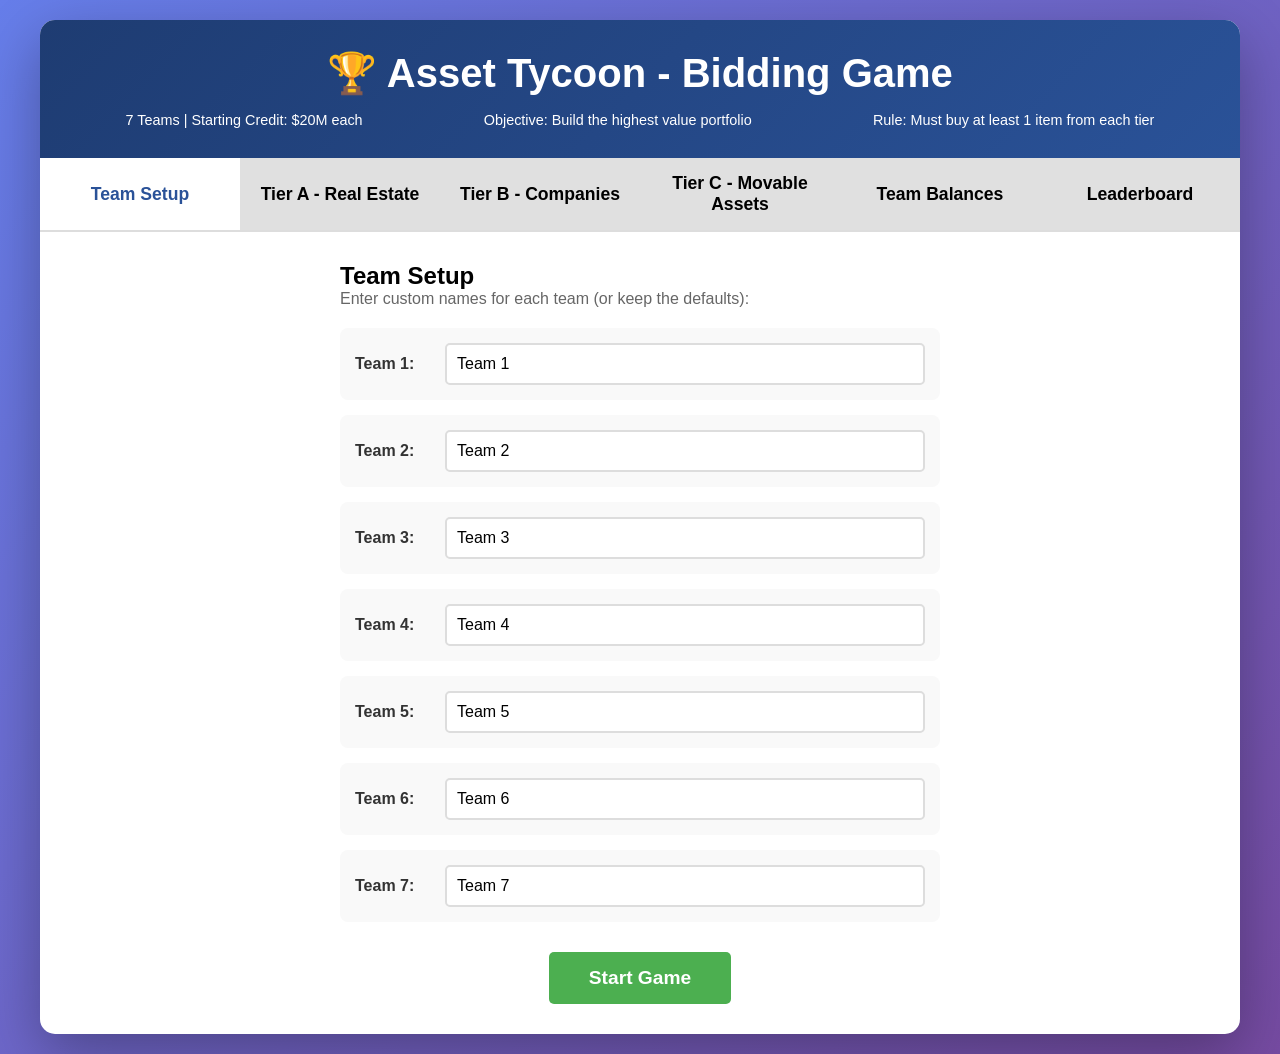
<file: asset_tycoon/index.html>
<!DOCTYPE html>
<html lang="en">
<head>
    <meta charset="UTF-8">
    <meta name="viewport" content="width=device-width, initial-scale=1.0">
    <title>Asset Tycoon - Bidding Game</title>
    <style>
        * {
            margin: 0;
            padding: 0;
            box-sizing: border-box;
        }
        
        body {
            font-family: 'Segoe UI', Tahoma, Geneva, Verdana, sans-serif;
            background: linear-gradient(135deg, #667eea 0%, #764ba2 100%);
            padding: 20px;
            min-height: 100vh;
        }
        
        .container {
            max-width: 1200px;
            margin: 0 auto;
            background: white;
            border-radius: 15px;
            box-shadow: 0 20px 60px rgba(0,0,0,0.3);
            overflow: hidden;
        }
        
        header {
            background: linear-gradient(135deg, #1e3c72 0%, #2a5298 100%);
            color: white;
            padding: 30px;
            text-align: center;
        }
        
        h1 {
            font-size: 2.5em;
            margin-bottom: 10px;
        }
        
        .game-info {
            display: flex;
            justify-content: space-around;
            flex-wrap: wrap;
            gap: 10px;
            margin-top: 15px;
            font-size: 0.9em;
        }
        
        .tab-container {
            display: flex;
            background: #f0f0f0;
            border-bottom: 2px solid #ddd;
        }
        
        .tab {
            flex: 1;
            padding: 15px;
            text-align: center;
            cursor: pointer;
            background: #e0e0e0;
            border: none;
            font-size: 1.1em;
            font-weight: bold;
            transition: all 0.3s;
        }
        
        .tab:hover {
            background: #d0d0d0;
        }
        
        .tab.active {
            background: white;
            color: #2a5298;
        }
        
        .content {
            padding: 30px;
        }
        
        .tier-section {
            display: none;
        }
        
        .tier-section.active {
            display: block;
        }
        
        .asset-card {
            background: #f9f9f9;
            border: 2px solid #ddd;
            border-radius: 10px;
            padding: 20px;
            margin-bottom: 20px;
            transition: all 0.3s;
        }
        
        .asset-card.sold {
            background: #e8f5e9;
            border-color: #4caf50;
        }
        
        .asset-header {
            display: flex;
            justify-content: space-between;
            align-items: center;
            margin-bottom: 15px;
        }
        
        .asset-name {
            font-size: 1.3em;
            font-weight: bold;
            color: #333;
        }
        
        .asset-price {
            font-size: 1.2em;
            color: #2a5298;
            font-weight: bold;
        }
        
        .bid-controls {
            display: flex;
            gap: 10px;
            align-items: center;
            flex-wrap: wrap;
        }
        
        .bid-display {
            padding: 10px 20px;
            font-size: 1.2em;
            font-weight: bold;
            background: white;
            border: 2px solid #2a5298;
            border-radius: 5px;
            min-width: 100px;
            text-align: center;
            color: #2a5298;
        }
        
        .team-select {
            padding: 10px;
            font-size: 1em;
            border: 2px solid #ddd;
            border-radius: 5px;
            min-width: 120px;
        }
        
        .btn {
            padding: 10px 20px;
            font-size: 1em;
            border: none;
            border-radius: 5px;
            cursor: pointer;
            font-weight: bold;
            transition: all 0.3s;
        }
        
        .btn-primary {
            background: #4caf50;
            color: white;
        }
        
        .btn-primary:hover {
            background: #45a049;
        }
        
        .btn-secondary {
            background: #ff9800;
            color: white;
        }
        
        .btn-secondary:hover {
            background: #e68900;
        }
        
        .btn-danger {
            background: #f44336;
            color: white;
        }
        
        .btn-danger:hover {
            background: #da190b;
        }
        
        .sold-info {
            margin-top: 10px;
            padding: 10px;
            background: white;
            border-radius: 5px;
            font-weight: bold;
            color: #2e7d32;
        }
        
        .team-balances {
            display: grid;
            grid-template-columns: repeat(auto-fit, minmax(200px, 1fr));
            gap: 15px;
            margin-bottom: 30px;
        }
        
        .balance-card {
            background: linear-gradient(135deg, #667eea 0%, #764ba2 100%);
            color: white;
            padding: 15px;
            border-radius: 10px;
            text-align: center;
        }
        
        .balance-team {
            font-size: 1.2em;
            font-weight: bold;
            margin-bottom: 5px;
        }
        
        .balance-amount {
            font-size: 1.5em;
        }
        
        .leaderboard {
            background: #f9f9f9;
            padding: 20px;
            border-radius: 10px;
        }
        
        .leaderboard-item {
            display: flex;
            justify-content: space-between;
            padding: 15px;
            margin-bottom: 10px;
            background: white;
            border-radius: 8px;
            border-left: 5px solid #2a5298;
        }
        
        .leaderboard-item.first {
            border-left-color: #ffd700;
            background: #fffef7;
        }
        
        .leaderboard-item.second {
            border-left-color: #c0c0c0;
        }
        
        .leaderboard-item.third {
            border-left-color: #cd7f32;
        }
        
        .error {
            color: #f44336;
            margin-top: 5px;
            font-weight: bold;
        }
        
        .success {
            color: #4caf50;
            margin-top: 5px;
            font-weight: bold;
        }
        
        .increment-info {
            color: #666;
            font-size: 0.9em;
            margin-top: 5px;
        }
        
        .team-setup {
            max-width: 600px;
            margin: 0 auto;
        }
        
        .team-input-group {
            display: flex;
            align-items: center;
            gap: 10px;
            margin-bottom: 15px;
            padding: 15px;
            background: #f9f9f9;
            border-radius: 8px;
        }
        
        .team-label {
            font-weight: bold;
            min-width: 80px;
            color: #333;
        }
        
        .team-name-input {
            flex: 1;
            padding: 10px;
            font-size: 1em;
            border: 2px solid #ddd;
            border-radius: 5px;
        }
        
        .setup-actions {
            margin-top: 30px;
            text-align: center;
        }
        
        .btn-large {
            padding: 15px 40px;
            font-size: 1.2em;
        }
    </style>
</head>
<body>
    <div class="container">
        <header>
            <h1>🏆 Asset Tycoon - Bidding Game</h1>
            <div class="game-info">
                <div>7 Teams | Starting Credit: $20M each</div>
                <div>Objective: Build the highest value portfolio</div>
                <div>Rule: Must buy at least 1 item from each tier</div>
            </div>
        </header>
        
        <div class="tab-container">
            <button class="tab active" onclick="showTab('setup')">Team Setup</button>
            <button class="tab" onclick="showTab('tierA')">Tier A - Real Estate</button>
            <button class="tab" onclick="showTab('tierB')">Tier B - Companies</button>
            <button class="tab" onclick="showTab('tierC')">Tier C - Movable Assets</button>
            <button class="tab" onclick="showTab('balances')">Team Balances</button>
            <button class="tab" onclick="showTab('leaderboard')">Leaderboard</button>
        </div>
        
        <div class="content">
            <div id="setup" class="tier-section active"></div>
            <div id="tierA" class="tier-section"></div>
            <div id="tierB" class="tier-section"></div>
            <div id="tierC" class="tier-section"></div>
            <div id="balances" class="tier-section"></div>
            <div id="leaderboard" class="tier-section"></div>
        </div>
    </div>

    <script>
        const numTeams = 7;
        const startingBalance = 20;
        
        let teams = [];
        let teamBalances = {};
        let teamAssets = {};
        let assetSales = {};
        let currentBids = {};
        let gameStarted = false;
        
        // Initialize with default team names
        for (let i = 1; i <= numTeams; i++) {
            teams.push(`Team ${i}`);
        }
        
        teams.forEach(team => {
            teamBalances[team] = startingBalance;
            teamAssets[team] = { tierA: 0, tierB: 0, tierC: 0, total: 0 };
        });
        
        const assets = {
            tierA: {
                title: 'Tier A - Real Estate',
                increment: 0.5,
                items: [
                    { id: 'A1', name: 'Manhattan Skyscraper', base: 8.0 },
                    { id: 'A2', name: 'Dubai Marina Penthouse', base: 7.5 },
                    { id: 'A3', name: 'London Mansion', base: 7.0 },
                    { id: 'A4', name: 'Malibu Beach Villa', base: 6.5 },
                    { id: 'A5', name: 'Paris Apartment Complex', base: 6.0 },
                    { id: 'A6', name: 'Tokyo Commercial Building', base: 5.5 },
                    { id: 'A7', name: 'Swiss Alps Chalet', base: 5.0 },
                    { id: 'A8', name: 'Singapore Luxury Condo', base: 4.5 }
                ]
            },
            tierB: {
                title: 'Tier B - Companies',
                increment: 0.2,
                items: [
                    { id: 'B1', name: 'Pharma Research Firm', base: 4.1 },
                    { id: 'B2', name: 'Electric Vehicle Firm', base: 4.0 },
                    { id: 'B3', name: 'Renewable Energy Co.', base: 3.9 },
                    { id: 'B4', name: 'Movie Studio', base: 3.8 },
                    { id: 'B5', name: 'Social Media Platform', base: 3.6 },
                    { id: 'B6', name: 'Tech Startup', base: 3.5 },
                    { id: 'B7', name: 'Fintech Company', base: 3.3 },
                    { id: 'B8', name: 'Coffee Chain', base: 3.2 },
                    { id: 'B9', name: 'Fashion Label', base: 2.8 },
                    { id: 'B10', name: 'Logistics Firm', base: 2.5 },
                    { id: 'B11', name: 'Restaurant Group', base: 2.4 },
                    { id: 'B12', name: 'Esports Franchise', base: 2.2 }
                ]
            },
            tierC: {
                title: 'Tier C - Movable Assets',
                increment: 0.1,
                items: [
                    { id: 'C1', name: 'Superyacht', base: 2.2 },
                    { id: 'C2', name: 'Private Jet', base: 2.0 },
                    { id: 'C3', name: '100kg Gold Reserve', base: 1.8 },
                    { id: 'C4', name: 'Picasso Painting', base: 1.6 },
                    { id: 'C5', name: 'Vintage Car Collection', base: 1.5 },
                    { id: 'C6', name: 'Diamond Necklace', base: 1.4 },
                    { id: 'C7', name: 'Private Island Speedboat', base: 1.3 },
                    { id: 'C8', name: 'Rolls Royce Phantom', base: 1.2 },
                    { id: 'C9', name: 'Crypto Portfolio', base: 1.1 },
                    { id: 'C10', name: 'Ferrari SF90', base: 1.0 },
                    { id: 'C11', name: 'High-end Wine Collection', base: 1.0 },
                    { id: 'C12', name: 'Art Deco Sculpture', base: 0.9 },
                    { id: 'C13', name: 'NFT Artwork', base: 0.8 },
                    { id: 'C14', name: 'Designer Handbag Archive', base: 0.7 },
                    { id: 'C15', name: 'Luxury Watch Set', base: 0.6 }
                ]
            }
        };
        
        function renderSetup() {
            const container = document.getElementById('setup');
            let html = '<div class="team-setup">';
            html += '<h2>Team Setup</h2>';
            html += '<p style="margin-bottom: 20px; color: #666;">Enter custom names for each team (or keep the defaults):</p>';
            
            for (let i = 0; i < numTeams; i++) {
                html += `
                    <div class="team-input-group">
                        <div class="team-label">Team ${i + 1}:</div>
                        <input type="text" 
                               class="team-name-input" 
                               id="team-name-${i}" 
                               value="${teams[i]}"
                               placeholder="Enter team name"
                               ${gameStarted ? 'disabled' : ''}>
                    </div>
                `;
            }
            
            html += '<div class="setup-actions">';
            if (!gameStarted) {
                html += '<button class="btn btn-primary btn-large" onclick="startGame()">Start Game</button>';
            } else {
                html += '<p class="success" style="font-size: 1.2em;">✓ Game in progress! Team names are locked.</p>';
                html += '<button class="btn btn-secondary" onclick="showTab(\'tierA\')">Go to Tier A</button>';
            }
            html += '</div>';
            
            html += '</div>';
            container.innerHTML = html;
        }
        
        function startGame() {
            const newTeams = [];
            const newTeamBalances = {};
            const newTeamAssets = {};
            
            // Collect new team names
            for (let i = 0; i < numTeams; i++) {
                const input = document.getElementById(`team-name-${i}`);
                let teamName = input.value.trim();
                
                // Validate team name
                if (!teamName) {
                    teamName = `Team ${i + 1}`;
                    input.value = teamName;
                }
                
                // Check for duplicates
                if (newTeams.includes(teamName)) {
                    alert(`Duplicate team name detected: "${teamName}". Please use unique names.`);
                    return;
                }
                
                newTeams.push(teamName);
                newTeamBalances[teamName] = startingBalance;
                newTeamAssets[teamName] = { tierA: 0, tierB: 0, tierC: 0, total: 0 };
            }
            
            // Update global variables
            teams = newTeams;
            teamBalances = newTeamBalances;
            teamAssets = newTeamAssets;
            gameStarted = true;
            
            // Re-render everything
            renderSetup();
            renderTier('tierA');
            renderTier('tierB');
            renderTier('tierC');
            updateBalances();
            updateLeaderboard();
            
            alert('Game started! Team names are now locked. You can begin bidding.');
            showTab('tierA');
        }
        
        function renderTier(tierId) {
            const tier = assets[tierId];
            const container = document.getElementById(tierId);
            
            let html = `<h2>${tier.title}</h2>`;
            html += `<p class="increment-info">Recommended Bid Increment: $${tier.increment}M</p>`;
            html += '<div style="margin-top: 20px;">';
            
            tier.items.forEach(item => {
                const sale = assetSales[item.id];
                const isSold = !!sale;
                
                html += `
                    <div class="asset-card ${isSold ? 'sold' : ''}" id="card-${item.id}">
                        <div class="asset-header">
                            <div class="asset-name">${item.id} - ${item.name}</div>
                            <div class="asset-price">Base: $${item.base.toFixed(1)}M</div>
                        </div>
                        ${!isSold ? `
                        <div class="bid-controls">
                            <button class="btn btn-secondary" onclick="decrementBid('${item.id}', ${tier.increment}, ${item.base})">−</button>
                            <div class="bid-display" id="bid-${item.id}">$${item.base.toFixed(1)}M</div>
                            <button class="btn btn-secondary" onclick="incrementBid('${item.id}', ${tier.increment})">+</button>
                            <select class="team-select" id="team-${item.id}">
                                <option value="">Select Team</option>
                                ${teams.map(t => `<option value="${t}">${t}</option>`).join('')}
                            </select>
                            <button class="btn btn-primary" onclick="recordBid('${item.id}', ${item.base}, '${tierId}')">
                                Record Bid
                            </button>
                        </div>
                        <div id="msg-${item.id}"></div>
                        ` : `
                        <div class="sold-info">
                            ✓ SOLD to ${sale.team} for $${sale.amount.toFixed(1)}M
                            <button class="btn btn-danger" style="margin-left: 10px;" onclick="undoBid('${item.id}', '${tierId}')">
                                Undo
                            </button>
                        </div>
                        `}
                    </div>
                `;
            });
            
            html += '</div>';
            container.innerHTML = html;
        }
        
        function incrementBid(assetId, increment) {
            if (!currentBids[assetId]) {
                const tier = Object.values(assets).find(t => 
                    t.items.some(item => item.id === assetId)
                );
                const item = tier.items.find(item => item.id === assetId);
                currentBids[assetId] = item.base;
            }
            
            currentBids[assetId] = Math.round((currentBids[assetId] + increment) * 10) / 10;
            document.getElementById(`bid-${assetId}`).textContent = `$${currentBids[assetId].toFixed(1)}M`;
        }
        
        function decrementBid(assetId, increment, basePrice) {
            if (!currentBids[assetId]) {
                currentBids[assetId] = basePrice;
            }
            
            const newBid = Math.round((currentBids[assetId] - increment) * 10) / 10;
            if (newBid >= basePrice) {
                currentBids[assetId] = newBid;
                document.getElementById(`bid-${assetId}`).textContent = `$${currentBids[assetId].toFixed(1)}M`;
            }
        }
        
        function recordBid(assetId, basePrice, tierId) {
            const bidAmount = currentBids[assetId] || basePrice;
            const team = document.getElementById(`team-${assetId}`).value;
            const msgEl = document.getElementById(`msg-${assetId}`);
            
            msgEl.innerHTML = '';
            
            if (!team) {
                msgEl.innerHTML = '<div class="error">Please select a team</div>';
                return;
            }
            
            if (!bidAmount || bidAmount < basePrice) {
                msgEl.innerHTML = `<div class="error">Bid must be at least $${basePrice.toFixed(1)}M</div>`;
                return;
            }
            
            if (bidAmount > teamBalances[team]) {
                msgEl.innerHTML = `<div class="error">${team} has insufficient funds (Available: $${teamBalances[team].toFixed(1)}M)</div>`;
                return;
            }
            
            teamBalances[team] -= bidAmount;
            
            const tierKey = tierId === 'tierA' ? 'tierA' : tierId === 'tierB' ? 'tierB' : 'tierC';
            teamAssets[team][tierKey] += bidAmount;
            teamAssets[team].total += bidAmount;
            
            assetSales[assetId] = {
                team: team,
                amount: bidAmount,
                tier: tierKey
            };
            
            renderTier(tierId);
            updateBalances();
            updateLeaderboard();
            
            msgEl.innerHTML = `<div class="success">✓ Bid recorded successfully!</div>`;
        }
        
        function undoBid(assetId, tierId) {
            const sale = assetSales[assetId];
            if (!sale) return;
            
            if (confirm(`Undo sale of ${assetId} to ${sale.team} for $${sale.amount.toFixed(1)}M?`)) {
                teamBalances[sale.team] += sale.amount;
                teamAssets[sale.team][sale.tier] -= sale.amount;
                teamAssets[sale.team].total -= sale.amount;
                
                delete assetSales[assetId];
                
                renderTier(tierId);
                updateBalances();
                updateLeaderboard();
            }
        }
        
        function updateBalances() {
            const container = document.getElementById('balances');
            let html = '<h2>Team Balances</h2><div class="team-balances">';
            
            teams.forEach(team => {
                const balance = teamBalances[team];
                const spent = startingBalance - balance;
                html += `
                    <div class="balance-card">
                        <div class="balance-team">${team}</div>
                        <div class="balance-amount">$${balance.toFixed(1)}M</div>
                        <div style="font-size: 0.9em; margin-top: 5px;">Spent: $${spent.toFixed(1)}M</div>
                    </div>
                `;
            });
            
            html += '</div>';
            container.innerHTML = html;
        }
        
        function updateLeaderboard() {
            const container = document.getElementById('leaderboard');
            
            const rankings = teams.map(team => {
                const spent = startingBalance - teamBalances[team];
                const tierACoverage = teamAssets[team].tierA > 0 ? '✓' : '✗';
                const tierBCoverage = teamAssets[team].tierB > 0 ? '✓' : '✗';
                const tierCCoverage = teamAssets[team].tierC > 0 ? '✓' : '✗';
                const allTiersCovered = tierACoverage === '✓' && tierBCoverage === '✓' && tierCCoverage === '✓';
                
                return {
                    team,
                    spent,
                    value: teamAssets[team].total,
                    tierA: tierACoverage,
                    tierB: tierBCoverage,
                    tierC: tierCCoverage,
                    allTiersCovered
                };
            }).sort((a, b) => b.value - a.value);
            
            let html = '<h2>🏆 Leaderboard - Total Asset Value</h2><div class="leaderboard">';
            
            rankings.forEach((rank, index) => {
                const classes = index === 0 ? 'first' : index === 1 ? 'second' : index === 2 ? 'third' : '';
                const medal = index === 0 ? '🥇' : index === 1 ? '🥈' : index === 2 ? '🥉' : '';
                const warning = !rank.allTiersCovered ? ' ⚠️ Missing tier requirement!' : '';
                
                html += `
                    <div class="leaderboard-item ${classes}">
                        <div>
                            <strong>${medal} ${rank.team}</strong>
                            <div style="font-size: 0.9em; color: #666; margin-top: 5px;">
                                Spent: $${rank.spent.toFixed(1)}M | 
                                Tier Coverage: A${rank.tierA} B${rank.tierB} C${rank.tierC}
                                ${warning}
                            </div>
                        </div>
                        <div style="font-size: 1.5em; font-weight: bold; color: #2a5298;">
                            $${rank.value.toFixed(1)}M
                        </div>
                    </div>
                `;
            });
            
            html += '</div>';
            container.innerHTML = html;
        }
        
        function showTab(tabName) {
            const tabs = document.querySelectorAll('.tab');
            tabs.forEach(tab => tab.classList.remove('active'));
            
            const sections = document.querySelectorAll('.tier-section');
            sections.forEach(section => section.classList.remove('active'));
            
            // Find and activate the clicked tab
            tabs.forEach(tab => {
                if (tab.textContent.toLowerCase().includes(tabName.toLowerCase()) || 
                    (tabName === 'setup' && tab.textContent.includes('Setup'))) {
                    tab.classList.add('active');
                }
            });
            
            document.getElementById(tabName).classList.add('active');
        }
        
        renderSetup();
        renderTier('tierA');
        renderTier('tierB');
        renderTier('tierC');
        updateBalances();
        updateLeaderboard();
    </script>
</body>
</html>
</file>
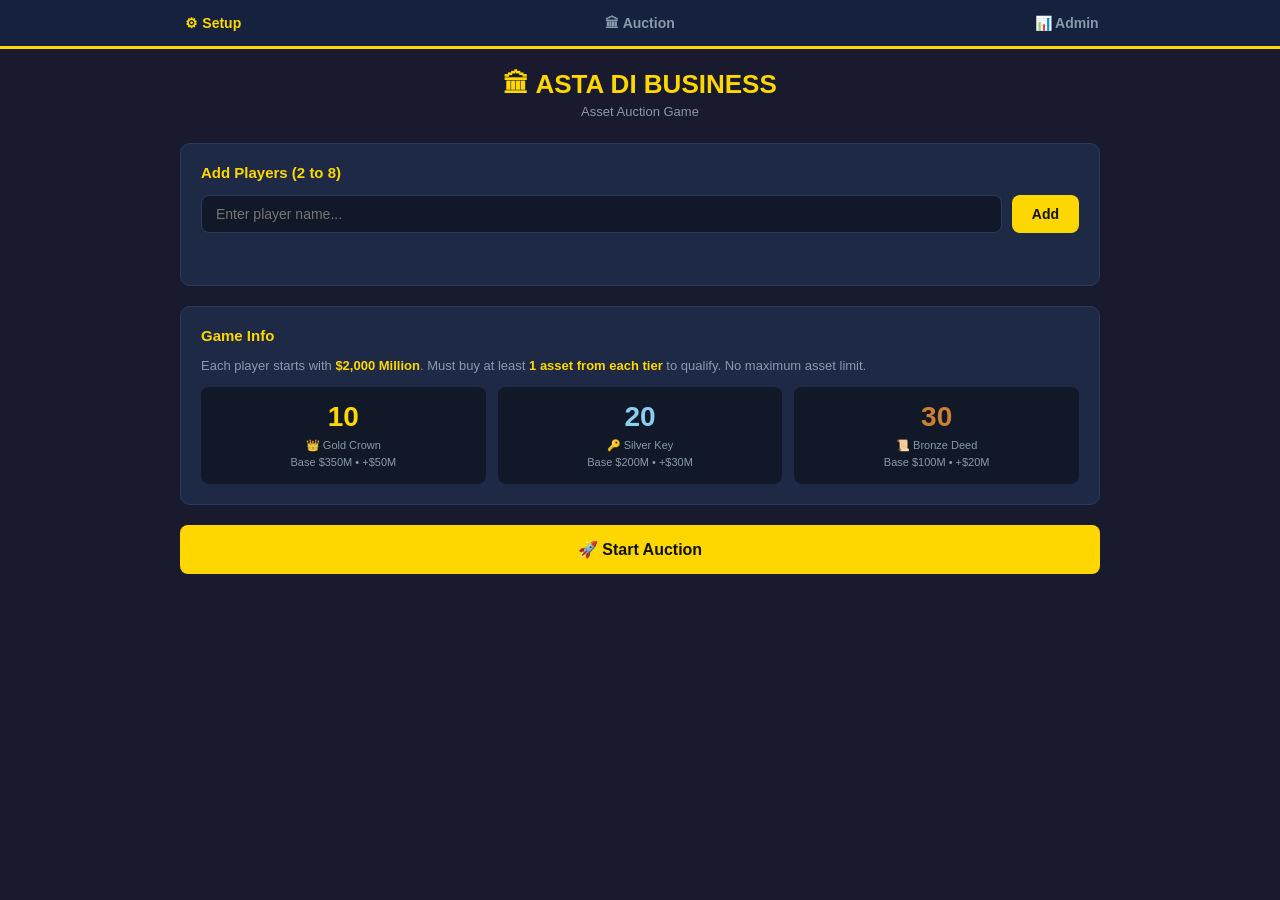
<file: bid/index.html>
<!DOCTYPE html>
<html lang="en">
<head>
<meta charset="UTF-8">
<meta name="viewport" content="width=device-width, initial-scale=1.0">
<title>Asta Di Business</title>
<style>
* { box-sizing: border-box; margin: 0; padding: 0; }
body { font-family: Arial, sans-serif; background: #1a1a2e; color: #ecedee; min-height: 100vh; }

/* NAV */
.nav { display: flex; background: #16213e; border-bottom: 3px solid #FFD700; }
.nav-btn { flex: 1; padding: 15px 5px; background: none; border: none; color: #8899aa; font-weight: bold; font-size: 14px; cursor: pointer; border-bottom: 3px solid transparent; margin-bottom: -3px; }
.nav-btn.active { color: #FFD700; border-bottom: 3px solid #FFD700; }

/* PAGES */
.page { display: none; padding: 20px; max-width: 960px; margin: 0 auto; }
.page.active { display: block; }

.title { text-align: center; margin-bottom: 24px; }
.title h1 { font-size: 26px; color: #FFD700; }
.title p { color: #8899aa; font-size: 13px; margin-top: 4px; }

.card { background: #1e2a45; border-radius: 10px; padding: 20px; margin-bottom: 20px; border: 1px solid #2a3a5e; }
.card-title { font-size: 15px; color: #FFD700; margin-bottom: 14px; font-weight: bold; }

/* INPUT ROW */
.input-group { display: flex; gap: 10px; margin-bottom: 12px; }
.input-group input { flex: 1; min-width: 0; background: #111827; border: 1px solid #2a3a5e; color: #ecedee; padding: 10px 14px; border-radius: 8px; font-size: 14px; outline: none; }
.input-group input:focus { border-color: #FFD700; }

/* BUTTONS */
.btn { padding: 10px 20px; border-radius: 8px; border: none; cursor: pointer; font-weight: bold; font-size: 14px; }
.btn-gold { background: #FFD700; color: #111; }
.btn-gold:hover { background: #e6c200; }
.btn-outline { background: transparent; border: 2px solid #FFD700; color: #FFD700; }
.btn-red { background: #e74c3c; color: #fff; }
.btn-gray { background: #2a3a5e; color: #ecedee; border: none; }
.btn-full { width: 100%; padding: 15px; font-size: 16px; }
.btn:disabled { opacity: 0.3; cursor: not-allowed; }

/* CHIPS */
.chips { display: flex; flex-wrap: wrap; gap: 8px; margin-top: 8px; min-height: 20px; }
.chip { background: #2a3a5e; padding: 6px 14px; border-radius: 20px; font-size: 13px; display: flex; align-items: center; gap: 8px; }
.chip-x { cursor: pointer; color: #e74c3c; font-weight: bold; font-size: 16px; line-height: 1; }

/* STATS */
.stat-row { display: flex; gap: 12px; flex-wrap: wrap; }
.stat-box { flex: 1; min-width: 120px; background: #111827; border-radius: 8px; padding: 14px; text-align: center; }
.stat-num { font-size: 28px; font-weight: 900; }
.stat-lbl { font-size: 11px; color: #8899aa; margin-top: 4px; line-height: 1.5; }

/* BADGES */
.badge { display: inline-block; padding: 3px 10px; border-radius: 12px; font-size: 11px; font-weight: bold; }
.badge-gold { background: #3d3000; color: #FFD700; }
.badge-silver { background: #1a2a3a; color: #89CFF0; }
.badge-bronze { background: #2a1a0a; color: #CD7F32; }
.badge-re { background: #0d2b1a; color: #2ecc71; }
.badge-stock { background: #0d1b2b; color: #74B9FF; }
.badge-commodity { background: #2b2400; color: #FDCB6E; }
.badge-collectible { background: #2b0d1a; color: #FD79A8; }

/* AUCTION */
.auction-card { background: #1e2a45; border-radius: 10px; padding: 20px; border: 2px solid #2a3a5e; }
.auction-top { display: flex; justify-content: space-between; align-items: flex-start; flex-wrap: wrap; gap: 10px; margin-bottom: 16px; }
.auction-name { font-size: 20px; font-weight: bold; margin: 8px 0 6px; }
.bid-info-row { display: flex; justify-content: space-around; background: #111827; border-radius: 8px; padding: 12px; margin-bottom: 16px; flex-wrap: wrap; gap: 8px; }
.bi { text-align: center; }
.bi .lbl { font-size: 11px; color: #8899aa; }
.bi .val { font-size: 16px; font-weight: bold; margin-top: 2px; }
.bid-center { text-align: center; margin: 16px 0; }
.bid-amount { font-size: 52px; font-weight: 900; color: #FFD700; }
.bid-btns { display: flex; justify-content: center; gap: 12px; flex-wrap: wrap; margin-bottom: 20px; }
.assign-label { font-size: 13px; color: #8899aa; margin-bottom: 10px; }
.assign-grid { display: flex; flex-wrap: wrap; gap: 10px; margin-bottom: 14px; }
.p-btn { background: #2a3a5e; border: 1px solid #3a4a7e; color: #ecedee; padding: 10px 16px; border-radius: 8px; cursor: pointer; font-weight: bold; font-size: 13px; text-align: center; min-width: 100px; }
.p-btn:hover:not(:disabled) { background: #FFD700; color: #111; }
.p-btn:disabled { opacity: 0.3; cursor: not-allowed; }
.sold-box { text-align: center; padding: 18px; background: #0d2b1a; border-radius: 8px; border: 2px solid #2ecc71; margin-top: 16px; }
.sold-box h3 { color: #2ecc71; font-size: 22px; }
.sold-box p { color: #8899aa; margin-top: 4px; }
.next-box { background: #111827; border-radius: 8px; padding: 12px; margin-top: 14px; font-size: 13px; color: #8899aa; }
.next-box strong { color: #ecedee; }
.done-card { text-align: center; padding: 50px 20px; background: #1e2a45; border-radius: 10px; }
.done-card h2 { font-size: 26px; color: #FFD700; margin: 16px 0; }

/* PROGRESS BAR */
.pbar { background: #111827; border-radius: 20px; height: 8px; overflow: hidden; margin-top: 4px; }
.pfill { height: 100%; border-radius: 20px; background: #2ecc71; }
.pfill.warn { background: #FFA500; }
.pfill.danger { background: #e74c3c; }

/* PILLS */
.pill { display: inline-block; padding: 3px 10px; border-radius: 12px; font-size: 11px; font-weight: bold; }
.pill-ok { background: #0d2b1a; color: #2ecc71; }
.pill-warn { background: #2b2200; color: #FFA500; }
.pill-bad { background: #2b0d0d; color: #e74c3c; }

/* TABLES */
.tbl { width: 100%; border-collapse: collapse; }
.tbl th { background: #16213e; color: #FFD700; padding: 12px; text-align: left; font-size: 12px; text-transform: uppercase; }
.tbl td { padding: 11px 12px; border-bottom: 1px solid #2a3a5e; font-size: 13px; vertical-align: middle; }
.tbl tr:hover td { background: #1e2a45; }

/* ADMIN TABS */
.itabs { display: flex; gap: 8px; margin-bottom: 16px; flex-wrap: wrap; }
.itab { padding: 8px 18px; border-radius: 20px; cursor: pointer; font-size: 13px; font-weight: bold; background: #2a3a5e; color: #8899aa; border: none; }
.itab.active { background: #FFD700; color: #111; }

/* SUMMARY GRID */
.sgrid { display: grid; grid-template-columns: repeat(auto-fill, minmax(240px, 1fr)); gap: 16px; }
.scard { background: #111827; border-radius: 10px; padding: 16px; border: 1px solid #2a3a5e; }
.scard h3 { font-size: 14px; color: #FFD700; margin-bottom: 10px; }
.srow { display: flex; justify-content: space-between; align-items: center; margin-bottom: 6px; font-size: 13px; }
.srow .lbl { color: #8899aa; }
.atag { background: #1a2a3a; border: 1px solid #2a3a5e; border-radius: 6px; padding: 3px 8px; font-size: 11px; display: inline-block; margin: 2px; }

.tier-hdr { padding: 10px 16px; border-radius: 8px; margin: 16px 0 10px; font-weight: bold; font-size: 14px; }
.thdr-gold { background: #3d3000; color: #FFD700; }
.thdr-silver { background: #1a2a3a; color: #89CFF0; }
.thdr-bronze { background: #2a1a0a; color: #CD7F32; }

.notif { position: fixed; top: 20px; right: 20px; padding: 12px 20px; border-radius: 8px; font-weight: bold; font-size: 14px; z-index: 9999; display: none; color: #fff; }
.empty { text-align: center; color: #8899aa; padding: 40px; }
</style>
</head>
<body>

<div class="notif" id="notif"></div>

<nav class="nav">
  <button class="nav-btn active" id="nb-setup" onclick="showPage('setup')">&#9881; Setup</button>
  <button class="nav-btn" id="nb-auction" onclick="showPage('auction')">&#127963; Auction</button>
  <button class="nav-btn" id="nb-admin" onclick="showPage('admin')">&#128202; Admin</button>
</nav>

<!-- SETUP PAGE -->
<div class="page active" id="page-setup">
  <div class="title">
    <h1>&#127963; ASTA DI BUSINESS</h1>
    <p>Asset Auction Game</p>
  </div>
  <div class="card">
    <div class="card-title">Add Players (2 to 8)</div>
    <div class="input-group">
      <input type="text" id="pinput" placeholder="Enter player name..." />
      <button class="btn btn-gold" id="add-btn">Add</button>
    </div>
    <div class="chips" id="plist"></div>
  </div>
  <div class="card">
    <div class="card-title">Game Info</div>
    <p style="color:#8899aa;font-size:13px;margin-bottom:14px">Each player starts with <strong style="color:#FFD700">$2,000 Million</strong>. Must buy at least <strong style="color:#FFD700">1 asset from each tier</strong> to qualify. No maximum asset limit.</p>
    <div class="stat-row">
      <div class="stat-box"><div class="stat-num" style="color:#FFD700">10</div><div class="stat-lbl">&#128081; Gold Crown<br>Base $350M &bull; +$50M</div></div>
      <div class="stat-box"><div class="stat-num" style="color:#89CFF0">20</div><div class="stat-lbl">&#128273; Silver Key<br>Base $200M &bull; +$30M</div></div>
      <div class="stat-box"><div class="stat-num" style="color:#CD7F32">30</div><div class="stat-lbl">&#128220; Bronze Deed<br>Base $100M &bull; +$20M</div></div>
    </div>
  </div>
  <button class="btn btn-gold btn-full" id="start-btn">&#128640; Start Auction</button>
</div>

<!-- AUCTION PAGE -->
<div class="page" id="page-auction">
  <div class="title">
    <h1>&#127963; AUCTION</h1>
    <p id="aprog">Item 1 of 60</p>
  </div>
  <div id="auction-area"></div>
</div>

<!-- ADMIN PAGE -->
<div class="page" id="page-admin">
  <div class="title">
    <h1>&#128202; ADMIN DASHBOARD</h1>
    <p>Leaderboard &amp; Tracker</p>
  </div>
  <div class="itabs">
    <button class="itab active" id="itab-lb" onclick="showItab('lb')">&#127942; Leaderboard</button>
    <button class="itab" id="itab-pd" onclick="showItab('pd')">&#128100; Player Details</button>
    <button class="itab" id="itab-us" onclick="showItab('us')">&#128230; Unsold Assets</button>
  </div>
  <div id="content-lb"></div>
  <div id="content-pd" style="display:none"></div>
  <div id="content-us" style="display:none"></div>
</div>

<script>
var BUDGET = 2000;

var assets = [
  {tier:"Gold Crown",name:"5th Avenue Penthouse NYC",cat:"Real Estate",net:520,base:350,inc:50},
  {tier:"Gold Crown",name:"Burj Khalifa Sky Suite Dubai",cat:"Real Estate",net:510,base:350,inc:50},
  {tier:"Gold Crown",name:"Apple Inc. - 2M Shares (AAPL)",cat:"Stock",net:505,base:350,inc:50},
  {tier:"Gold Crown",name:"Nvidia Corp. - 1.5M Shares (NVDA)",cat:"Stock",net:500,base:350,inc:50},
  {tier:"Gold Crown",name:"Google - 500K Shares (GOOGL)",cat:"Stock",net:495,base:350,inc:50},
  {tier:"Gold Crown",name:"1000 kg Gold Bullion",cat:"Commodity",net:492,base:350,inc:50},
  {tier:"Gold Crown",name:"Monaco Beachfront Villa",cat:"Real Estate",net:488,base:350,inc:50},
  {tier:"Gold Crown",name:"Microsoft - 1M Shares (MSFT)",cat:"Stock",net:485,base:350,inc:50},
  {tier:"Gold Crown",name:"Leonardo da Vinci Lost Painting",cat:"Collectible",net:480,base:350,inc:50},
  {tier:"Gold Crown",name:"Amazon - 400K Shares (AMZN)",cat:"Stock",net:476,base:350,inc:50},
  {tier:"Silver Key",name:"London Mayfair Townhouse",cat:"Real Estate",net:400,base:200,inc:30},
  {tier:"Silver Key",name:"Tesla - 1M Shares (TSLA)",cat:"Stock",net:394,base:200,inc:30},
  {tier:"Silver Key",name:"500 kg Gold Bullion",cat:"Commodity",net:388,base:200,inc:30},
  {tier:"Silver Key",name:"Sydney Harbour Penthouse",cat:"Real Estate",net:382,base:200,inc:30},
  {tier:"Silver Key",name:"Meta - 800K Shares (META)",cat:"Stock",net:376,base:200,inc:30},
  {tier:"Silver Key",name:"2000 kg Silver Bars",cat:"Commodity",net:370,base:200,inc:30},
  {tier:"Silver Key",name:"Tokyo Shibuya Office Tower",cat:"Real Estate",net:364,base:200,inc:30},
  {tier:"Silver Key",name:"Picasso Original Oil Painting",cat:"Collectible",net:358,base:200,inc:30},
  {tier:"Silver Key",name:"Berkshire Hathaway 50K Shares (BRK)",cat:"Stock",net:352,base:200,inc:30},
  {tier:"Silver Key",name:"500 kg Platinum Ingots",cat:"Commodity",net:346,base:200,inc:30},
  {tier:"Silver Key",name:"Paris Champs-Elysees Apartment",cat:"Real Estate",net:340,base:200,inc:30},
  {tier:"Silver Key",name:"Netflix - 600K Shares (NFLX)",cat:"Stock",net:334,base:200,inc:30},
  {tier:"Silver Key",name:"Vintage 1962 Ferrari 250 GTO",cat:"Collectible",net:328,base:200,inc:30},
  {tier:"Silver Key",name:"Singapore Orchard Road Condo",cat:"Real Estate",net:322,base:200,inc:30},
  {tier:"Silver Key",name:"TSMC - 700K Shares (TSM)",cat:"Stock",net:316,base:200,inc:30},
  {tier:"Silver Key",name:"10000 kg Aluminium Stockpile",cat:"Commodity",net:310,base:200,inc:30},
  {tier:"Silver Key",name:"Dubai Marina Apartment",cat:"Real Estate",net:304,base:200,inc:30},
  {tier:"Silver Key",name:"Rolex Paul Newman Daytona Watch",cat:"Collectible",net:298,base:200,inc:30},
  {tier:"Silver Key",name:"Visa Inc. 500K Shares (V)",cat:"Stock",net:292,base:200,inc:30},
  {tier:"Silver Key",name:"5000 kg Steel Reserve",cat:"Commodity",net:286,base:200,inc:30},
  {tier:"Bronze Deed",name:"Miami Beach Studio Apartment",cat:"Real Estate",net:200,base:100,inc:20},
  {tier:"Bronze Deed",name:"Snapchat - 2M Shares (SNAP)",cat:"Stock",net:196,base:100,inc:20},
  {tier:"Bronze Deed",name:"250 kg Gold Bullion",cat:"Commodity",net:192,base:100,inc:20},
  {tier:"Bronze Deed",name:"Toronto Condo - Downtown Core",cat:"Real Estate",net:188,base:100,inc:20},
  {tier:"Bronze Deed",name:"Shopify - 300K Shares (SHOP)",cat:"Stock",net:184,base:100,inc:20},
  {tier:"Bronze Deed",name:"Diamond Jewellery Collection 5kg",cat:"Collectible",net:180,base:100,inc:20},
  {tier:"Bronze Deed",name:"Bangkok Riverside Apartment",cat:"Real Estate",net:176,base:100,inc:20},
  {tier:"Bronze Deed",name:"Palantir - 1M Shares (PLTR)",cat:"Stock",net:172,base:100,inc:20},
  {tier:"Bronze Deed",name:"1000 kg Silver Bars",cat:"Commodity",net:168,base:100,inc:20},
  {tier:"Bronze Deed",name:"Lamborghini Revuelto 2024",cat:"Collectible",net:164,base:100,inc:20},
  {tier:"Bronze Deed",name:"Istanbul Bosphorus Flat",cat:"Real Estate",net:160,base:100,inc:20},
  {tier:"Bronze Deed",name:"Spotify - 400K Shares (SPOT)",cat:"Stock",net:156,base:100,inc:20},
  {tier:"Bronze Deed",name:"Gold Jewellery Collection 10kg",cat:"Collectible",net:152,base:100,inc:20},
  {tier:"Bronze Deed",name:"Lisbon Riverside Apartment",cat:"Real Estate",net:148,base:100,inc:20},
  {tier:"Bronze Deed",name:"Twitter/X - 500K Shares (X)",cat:"Stock",net:144,base:100,inc:20},
  {tier:"Bronze Deed",name:"5000 kg Copper Ingots",cat:"Commodity",net:140,base:100,inc:20},
  {tier:"Bronze Deed",name:"Banksy Original Artwork",cat:"Collectible",net:136,base:100,inc:20},
  {tier:"Bronze Deed",name:"Cape Town Clifton Beach House",cat:"Real Estate",net:132,base:100,inc:20},
  {tier:"Bronze Deed",name:"Uber - 800K Shares (UBER)",cat:"Stock",net:128,base:100,inc:20},
  {tier:"Bronze Deed",name:"Vintage Bordeaux Wine Collection",cat:"Collectible",net:124,base:100,inc:20},
  {tier:"Bronze Deed",name:"Buenos Aires Palermo Loft",cat:"Real Estate",net:120,base:100,inc:20},
  {tier:"Bronze Deed",name:"Coinbase - 600K Shares (COIN)",cat:"Stock",net:116,base:100,inc:20},
  {tier:"Bronze Deed",name:"500 kg Aluminium Ingots",cat:"Commodity",net:112,base:100,inc:20},
  {tier:"Bronze Deed",name:"Rare Pokemon Card Set 1st Ed.",cat:"Collectible",net:108,base:100,inc:20},
  {tier:"Bronze Deed",name:"Nairobi Westlands Office Unit",cat:"Real Estate",net:80,base:100,inc:20},
  {tier:"Bronze Deed",name:"Rivian - 1M Shares (RIVN)",cat:"Stock",net:79,base:100,inc:20},
  {tier:"Bronze Deed",name:"1000 kg Steel Bars",cat:"Commodity",net:70,base:100,inc:20},
  {tier:"Bronze Deed",name:"Signed Michael Jordan Jersey",cat:"Collectible",net:68,base:100,inc:20},
  {tier:"Bronze Deed",name:"Islamabad F-7 Plot 5 Marla",cat:"Real Estate",net:60,base:100,inc:20},
  {tier:"Bronze Deed",name:"2 kg Raw Uncut Diamonds",cat:"Commodity",net:55,base:100,inc:20}
];

var players = [];
var pdata = {};
var cidx = 0;
var cbid = 0;

function notify(msg, type) {
  var n = document.getElementById("notif");
  n.textContent = msg;
  n.style.background = (type === "red") ? "#e74c3c" : (type === "orange") ? "#e67e22" : "#27ae60";
  n.style.display = "block";
  setTimeout(function() { n.style.display = "none"; }, 2500);
}

function showPage(pg) {
  var pages = document.querySelectorAll(".page");
  for (var i = 0; i < pages.length; i++) pages[i].classList.remove("active");
  var btns = document.querySelectorAll(".nav-btn");
  for (var i = 0; i < btns.length; i++) btns[i].classList.remove("active");
  document.getElementById("page-" + pg).classList.add("active");
  document.getElementById("nb-" + pg).classList.add("active");
  if (pg === "admin") { renderLB(); }
}

function tierBadge(t) {
  if (t === "Gold Crown") return '<span class="badge badge-gold">&#128081; Gold Crown</span>';
  if (t === "Silver Key") return '<span class="badge badge-silver">&#128273; Silver Key</span>';
  return '<span class="badge badge-bronze">&#128220; Bronze Deed</span>';
}

function catBadge(c) {
  var map = {"Real Estate":"badge-re","Stock":"badge-stock","Commodity":"badge-commodity","Collectible":"badge-collectible"};
  var ico = {"Real Estate":"&#127968;","Stock":"&#128200;","Commodity":"&#9879;","Collectible":"&#127912;"};
  return '<span class="badge ' + (map[c]||"") + '">' + (ico[c]||"") + " " + c + '</span>';
}

function addPlayer() {
  var inp = document.getElementById("pinput");
  var name = inp.value.trim();
  if (!name) { notify("Please enter a name!", "orange"); return; }
  if (players.indexOf(name) !== -1) { notify("Name already exists!", "orange"); return; }
  if (players.length >= 8) { notify("Maximum 8 players allowed!", "red"); return; }
  players.push(name);
  pdata[name] = { spent: 0, assets: [] };
  inp.value = "";
  inp.focus();
  renderChips();
  notify(name + " added!");
}

function removePlayer(idx) {
  var name = players[idx];
  players.splice(idx, 1);
  delete pdata[name];
  renderChips();
}

function renderChips() {
  var el = document.getElementById("plist");
  if (players.length === 0) {
    el.innerHTML = '<span style="color:#8899aa;font-size:13px">No players yet...</span>';
    return;
  }
  var html = "";
  for (var i = 0; i < players.length; i++) {
    html += '<div class="chip">' + players[i] + ' <span class="chip-x" onclick="removePlayer(' + i + ')">&#10005;</span></div>';
  }
  el.innerHTML = html;
}

function startAuction() {
  if (players.length < 2) { notify("Add at least 2 players!", "orange"); return; }
  cidx = 0;
  for (var i = 0; i < players.length; i++) {
    pdata[players[i]] = { spent: 0, assets: [] };
  }
  showPage("auction");
  renderItem();
}

function budgetLeft(name) {
  return BUDGET - pdata[name].spent;
}

function renderItem() {
  document.getElementById("aprog").textContent = "Item " + (cidx + 1) + " of " + assets.length;
  var area = document.getElementById("auction-area");

  if (cidx >= assets.length) {
    area.innerHTML = '<div class="done-card"><div style="font-size:52px">&#127881;</div><h2>Auction Complete!</h2><p style="color:#8899aa">All items have been auctioned. Check the Admin tab for final results.</p></div>';
    document.getElementById("aprog").textContent = "Auction Complete!";
    return;
  }

  var item = assets[cidx];
  cbid = item.base;

  var html = '<div class="auction-card">';
  html += '<div class="auction-top">';
  html += '<div>' + tierBadge(item.tier) + '<div class="auction-name">' + item.name + '</div><div>' + catBadge(item.cat) + '</div></div>';
  html += '<div style="text-align:right"><div style="font-size:12px;color:#8899aa">Net Value</div><div style="font-size:20px;font-weight:bold;color:#2ecc71">$' + item.net + 'M</div></div>';
  html += '</div>';
  html += '<div class="bid-info-row">';
  html += '<div class="bi"><div class="lbl">Base Price</div><div class="val">$' + item.base + 'M</div></div>';
  html += '<div class="bi"><div class="lbl">Increment</div><div class="val">+$' + item.inc + 'M</div></div>';
  html += '<div class="bi"><div class="lbl">Net Value</div><div class="val" style="color:#2ecc71">$' + item.net + 'M</div></div>';
  html += '<div class="bi"><div class="lbl">Item</div><div class="val">' + (cidx+1) + ' / 60</div></div>';
  html += '</div>';
  html += '<div class="bid-center"><div style="font-size:13px;color:#8899aa;margin-bottom:4px">CURRENT BID</div><div class="bid-amount" id="bid-disp">$' + cbid + 'M</div></div>';
  html += '<div class="bid-btns">';
  html += '<button class="btn btn-outline" id="btn-dec">&#8722; $' + item.inc + 'M</button>';
  html += '<button class="btn btn-gold" style="padding:10px 36px;font-size:16px;" id="btn-inc">+ $' + item.inc + 'M</button>';
  html += '<button class="btn btn-gray" id="btn-reset">&#8635; Reset</button>';
  html += '</div>';
  html += '<div class="assign-label">Click a player to award this asset at the current bid:</div>';
  html += '<div class="assign-grid" id="agrid"></div>';
  html += '<button class="btn btn-red" style="font-size:13px;padding:8px 18px;" id="btn-skip">&#9197; Skip / No Sale</button>';
  html += '<div id="sold-area"></div>';
  html += '</div>';

  if (cidx + 1 < assets.length) {
    var nxt = assets[cidx + 1];
    html += '<div class="next-box">Next: <strong>' + nxt.name + '</strong> &mdash; ' + tierBadge(nxt.tier) + ' &mdash; Base $' + nxt.base + 'M</div>';
  }

  area.innerHTML = html;

  document.getElementById("btn-inc").addEventListener("click", function() {
    cbid += item.inc;
    document.getElementById("bid-disp").textContent = "$" + cbid + "M";
    renderAssignGrid();
  });
  document.getElementById("btn-dec").addEventListener("click", function() {
    if (cbid > item.base) {
      cbid -= item.inc;
      document.getElementById("bid-disp").textContent = "$" + cbid + "M";
      renderAssignGrid();
    }
  });
  document.getElementById("btn-reset").addEventListener("click", function() {
    cbid = item.base;
    document.getElementById("bid-disp").textContent = "$" + cbid + "M";
    renderAssignGrid();
  });
  document.getElementById("btn-skip").addEventListener("click", function() {
    notify("Skipped - No Sale", "orange");
    cidx++;
    renderItem();
  });

  renderAssignGrid();
}

function renderAssignGrid() {
  var grid = document.getElementById("agrid");
  if (!grid) return;
  var html = "";
  for (var i = 0; i < players.length; i++) {
    var p = players[i];
    var rem = budgetLeft(p);
    var canAfford = rem >= cbid;
    var disabled = !canAfford;
    html += '<button class="p-btn"' + (disabled ? ' disabled' : '') + ' data-player="' + p + '">' + p + '</button>';
  }
  grid.innerHTML = html;

  var btns = grid.querySelectorAll(".p-btn:not(:disabled)");
  for (var j = 0; j < btns.length; j++) {
    btns[j].addEventListener("click", function() {
      var name = this.getAttribute("data-player");
      assignTo(name);
    });
  }
}

function assignTo(name) {
  var item = assets[cidx];
  pdata[name].spent += cbid;
  pdata[name].assets.push({ tier: item.tier, name: item.name, cat: item.cat, net: item.net, paid: cbid });

  document.getElementById("agrid").innerHTML = "";
  document.getElementById("btn-skip").style.display = "none";
  document.getElementById("btn-inc").disabled = true;
  document.getElementById("btn-dec").disabled = true;
  document.getElementById("btn-reset").disabled = true;
  document.getElementById("sold-area").innerHTML = '<div class="sold-box"><h3>&#128296; SOLD to ' + name + '!</h3><p>' + item.name + ' for $' + cbid + 'M</p></div>';

  notify("SOLD: " + item.name + " to " + name + " for $" + cbid + "M!");
  setTimeout(function() { cidx++; renderItem(); }, 1800);
}

// ADMIN
function showItab(tab) {
  var tabs = ["lb","pd","us"];
  for (var i = 0; i < tabs.length; i++) {
    document.getElementById("itab-" + tabs[i]).classList.toggle("active", tabs[i] === tab);
    document.getElementById("content-" + tabs[i]).style.display = tabs[i] === tab ? "block" : "none";
  }
  if (tab === "lb") renderLB();
  if (tab === "pd") renderPD();
  if (tab === "us") renderUS();
}

function getScore(name) {
  var s = 0;
  for (var i = 0; i < pdata[name].assets.length; i++) s += pdata[name].assets[i].net;
  return s;
}

function hasTier(name, tier) {
  for (var i = 0; i < pdata[name].assets.length; i++) {
    if (pdata[name].assets[i].tier === tier) return true;
  }
  return false;
}

function renderLB() {
  var el = document.getElementById("content-lb");
  if (!players.length) { el.innerHTML = '<div class="empty">No players yet. Set up players first.</div>'; return; }
  var sorted = players.slice().sort(function(a,b){ return getScore(b) - getScore(a); });
  var ri = ["&#129351; 1st","&#129352; 2nd","&#129353; 3rd"];
  var rows = "";
  for (var i = 0; i < sorted.length; i++) {
    var p = sorted[i];
    var score = getScore(p);
    var spent = pdata[p].spent;
    var left = BUDGET - spent;
    var cnt = pdata[p].assets.length;
    var qual = tg && ts && tb;
    var over = spent > BUDGET;
    var tg = hasTier(p,"Gold Crown"), ts = hasTier(p,"Silver Key"), tb = hasTier(p,"Bronze Deed");
    var allT = tg && ts && tb;
    var pct = Math.min(100, (spent / BUDGET) * 100);
    var fc = pct > 90 ? "danger" : pct > 70 ? "warn" : "";
    var missTxt = (!tg ? "&#128081; " : "") + (!ts ? "&#128273; " : "") + (!tb ? "&#128220;" : "");
    rows += "<tr>";
    rows += "<td><strong>" + (ri[i] || (i+1)+"th") + "</strong></td>";
    rows += "<td><strong>" + p + "</strong></td>";
    rows += "<td><strong>" + cnt + "</strong>/7</td>";
    rows += "<td style='color:#FFD700;font-weight:bold'>$" + score + "M</td>";
    rows += "<td>$" + spent + "M<div class='pbar'><div class='pfill " + fc + "' style='width:" + pct + "%'></div></div></td>";
    rows += "<td style='color:" + (over?"#e74c3c":"#2ecc71") + "'>" + (over ? "&#10060; OVER BUDGET" : "$"+left+"M") + "</td>";
    rows += "<td>" + (qual ? '<span class="pill pill-ok">&#10003; Qualifies</span>' : '<span class="pill pill-warn">Missing tiers</span>') + "</td>";
    rows += "<td>" + (allT ? '<span class="pill pill-ok">&#10003; All Tiers</span>' : '<span class="pill pill-bad">Missing: ' + missTxt + '</span>') + "</td>";
    rows += "</tr>";
  }
  el.innerHTML = '<table class="tbl"><thead><tr><th>Rank</th><th>Player</th><th>Assets</th><th>Net Worth</th><th>Spent</th><th>Budget Left</th><th>Qualifies? (1 per tier)</th><th>Tier Coverage</th></tr></thead><tbody>' + rows + '</tbody></table>';
}

function renderPD() {
  var el = document.getElementById("content-pd");
  if (!players.length) { el.innerHTML = '<div class="empty">No players yet.</div>'; return; }
  var html = '<div class="sgrid">';
  for (var i = 0; i < players.length; i++) {
    var p = players[i];
    var spent = pdata[p].spent;
    var left = BUDGET - spent;
    var score = getScore(p);
    var tg = hasTier(p,"Gold Crown"), ts = hasTier(p,"Silver Key"), tb = hasTier(p,"Bronze Deed");
    var pct = Math.min(100,(spent/BUDGET)*100);
    var fc = pct>90?"danger":pct>70?"warn":"";
    var atags = "";
    for (var j = 0; j < pdata[p].assets.length; j++) {
      var a = pdata[p].assets[j];
      atags += '<span class="atag">' + a.name + ' <span style="color:#FFD700">$' + a.paid + 'M</span></span>';
    }
    if (!atags) atags = '<span style="color:#8899aa;font-size:12px">No assets yet</span>';
    html += '<div class="scard"><h3>' + p + '</h3>';
    html += '<div class="srow"><span class="lbl">Spent</span><strong>$' + spent + 'M / $2000M</strong></div>';
    html += '<div class="pbar" style="margin-bottom:8px"><div class="pfill ' + fc + '" style="width:' + pct + '%"></div></div>';
    html += '<div class="srow"><span class="lbl">Remaining</span><strong style="color:' + (left<0?"#e74c3c":"#2ecc71") + '">$' + left + 'M</strong></div>';
    html += '<div class="srow"><span class="lbl">Net Worth</span><strong style="color:#FFD700">$' + score + 'M</strong></div>';
    html += '<div class="srow"><span class="lbl">Assets Owned</span><strong>' + pdata[p].assets.length + '</strong></div>';
    html += '<div style="display:flex;gap:6px;flex-wrap:wrap;margin:8px 0">';
    html += '<span class="pill ' + (tg?"pill-ok":"pill-bad") + '">&#128081; Gold</span>';
    html += '<span class="pill ' + (ts?"pill-ok":"pill-bad") + '">&#128273; Silver</span>';
    html += '<span class="pill ' + (tb?"pill-ok":"pill-bad") + '">&#128220; Bronze</span>';
    html += '</div>';
    html += '<div style="font-size:11px;color:#8899aa;margin-bottom:6px">Assets:</div>' + atags;
    html += '</div>';
  }
  html += '</div>';
  el.innerHTML = html;
}

function renderUS() {
  var el = document.getElementById("content-us");
  var sold = {};
  for (var i = 0; i < players.length; i++) {
    for (var j = 0; j < pdata[players[i]].assets.length; j++) {
      sold[pdata[players[i]].assets[j].name] = true;
    }
  }
  var unsold = [];
  for (var i = 0; i < assets.length; i++) {
    if (!sold[assets[i].name]) unsold.push(assets[i]);
  }
  if (!unsold.length) { el.innerHTML = '<div class="empty">&#127881; All assets have been sold!</div>'; return; }
  var byTier = {"Gold Crown":[],"Silver Key":[],"Bronze Deed":[]};
  for (var i = 0; i < unsold.length; i++) byTier[unsold[i].tier].push(unsold[i]);
  var html = '<p style="color:#8899aa;font-size:13px;margin-bottom:12px">' + unsold.length + ' item(s) unsold</p>';
  var tiers = ["Gold Crown","Silver Key","Bronze Deed"];
  var hc = ["thdr-gold","thdr-silver","thdr-bronze"];
  var ic = ["&#128081;","&#128273;","&#128220;"];
  for (var t = 0; t < tiers.length; t++) {
    var tier = tiers[t];
    if (!byTier[tier].length) continue;
    html += '<div class="tier-hdr ' + hc[t] + '">' + ic[t] + ' ' + tier + ' &mdash; ' + byTier[tier].length + ' unsold</div>';
    html += '<table class="tbl" style="margin-bottom:16px"><thead><tr><th>Asset</th><th>Category</th><th>Net Value</th><th>Base Bid</th></tr></thead><tbody>';
    for (var j = 0; j < byTier[tier].length; j++) {
      var a = byTier[tier][j];
      html += '<tr><td>' + a.name + '</td><td>' + catBadge(a.cat) + '</td><td style="color:#2ecc71">$' + a.net + 'M</td><td>$' + a.base + 'M</td></tr>';
    }
    html += '</tbody></table>';
  }
  el.innerHTML = html;
}

// Wire up buttons via addEventListener (NOT onclick attributes)
window.addEventListener("DOMContentLoaded", function() {
  document.getElementById("add-btn").addEventListener("click", addPlayer);
  document.getElementById("pinput").addEventListener("keydown", function(e) {
    if (e.key === "Enter") addPlayer();
  });
  document.getElementById("start-btn").addEventListener("click", startAuction);
});
</script>
</body>
</html>
</file>
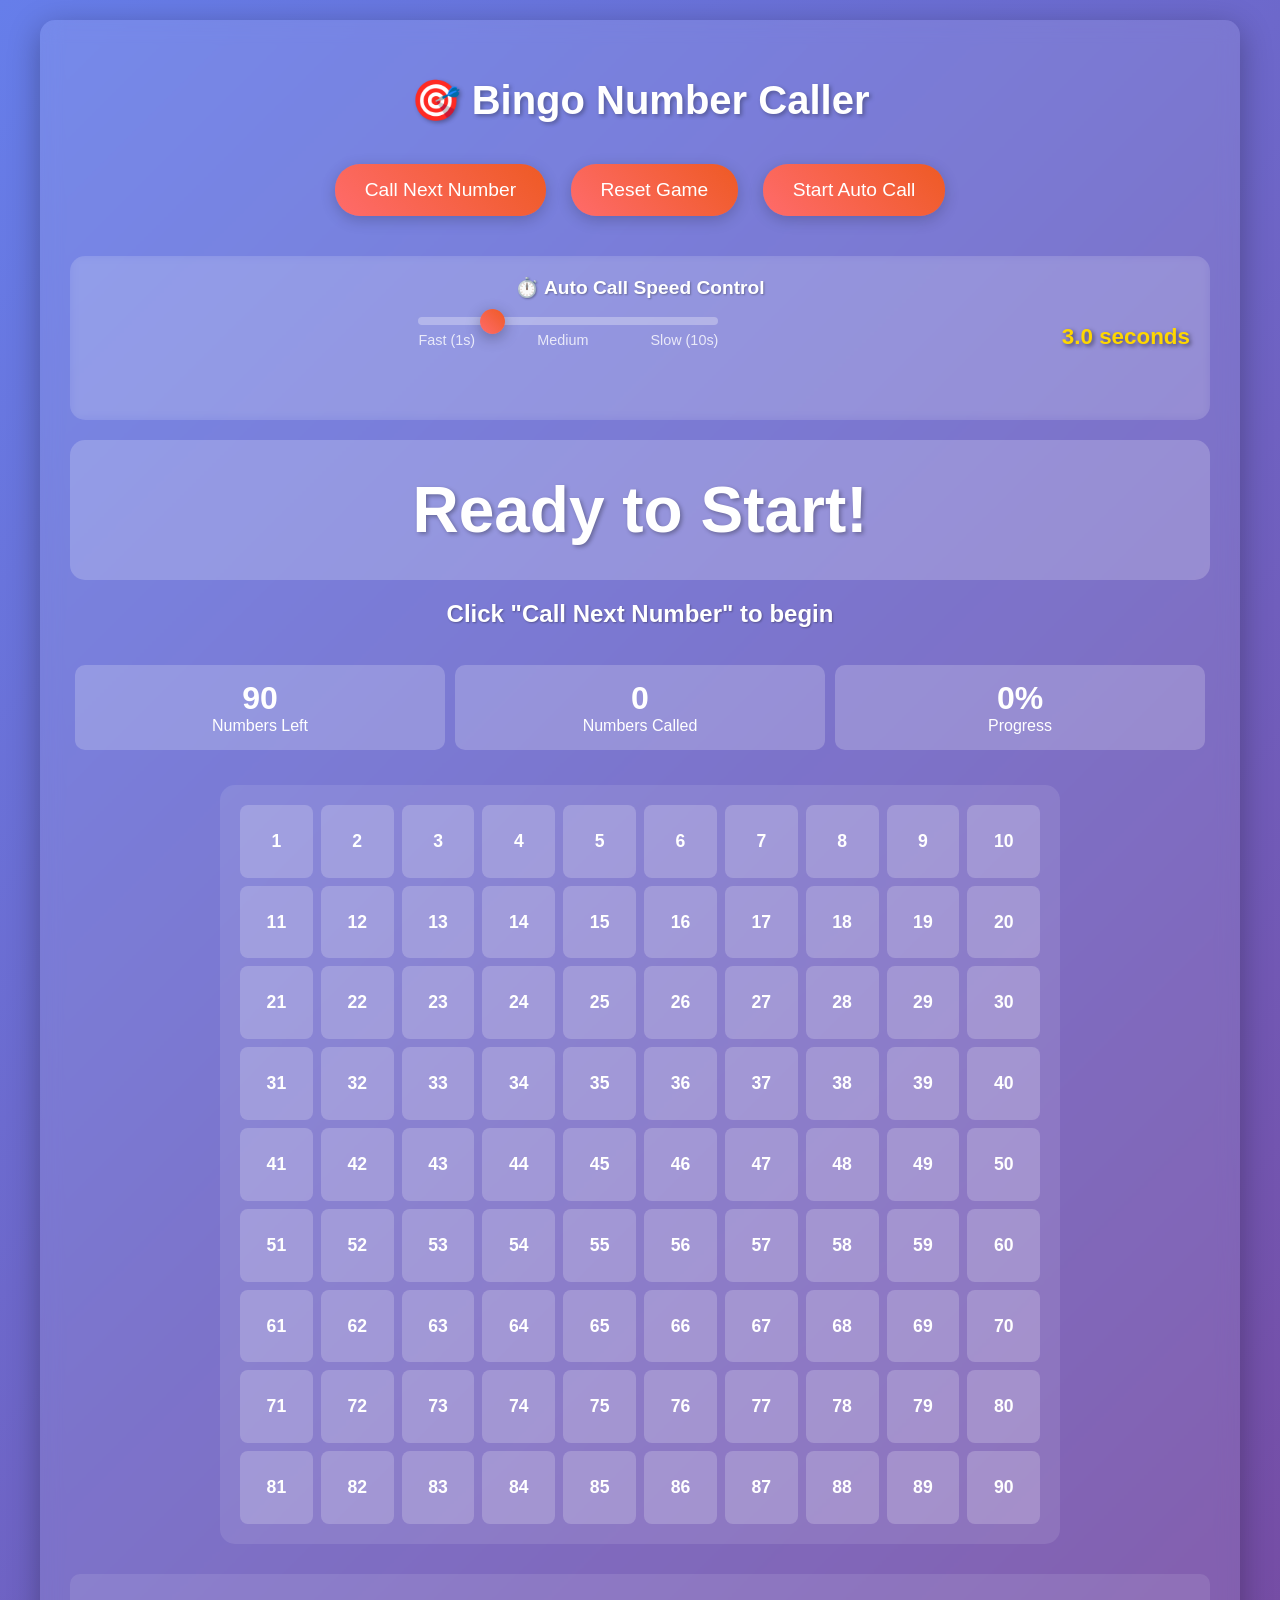
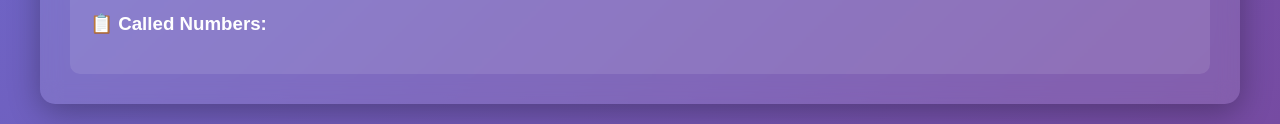
<file: bingo/index.html>
<!DOCTYPE html>
<html lang="en">
<head>
    <meta charset="UTF-8">
    <meta name="viewport" content="width=device-width, initial-scale=1.0">
    <title>Bingo Number Caller</title>
    <style>
        body {
            font-family: Arial, sans-serif;
            max-width: 1200px;
            margin: 0 auto;
            padding: 20px;
            background: linear-gradient(135deg, #667eea 0%, #764ba2 100%);
            min-height: 100vh;
            color: white;
        }

        .container {
            text-align: center;
            background: rgba(255, 255, 255, 0.1);
            border-radius: 15px;
            padding: 30px;
            backdrop-filter: blur(10px);
            box-shadow: 0 8px 32px rgba(0, 0, 0, 0.3);
        }

        h1 {
            margin-bottom: 30px;
            font-size: 2.5em;
            text-shadow: 2px 2px 4px rgba(0, 0, 0, 0.3);
        }

        .controls {
            margin-bottom: 30px;
        }

        .timer-control {
            margin: 20px 0;
            padding: 20px;
            background: rgba(255, 255, 255, 0.1);
            border-radius: 15px;
            backdrop-filter: blur(5px);
        }

        .timer-label {
            font-size: 1.2em;
            font-weight: bold;
            margin-bottom: 15px;
            text-shadow: 1px 1px 2px rgba(0, 0, 0, 0.3);
        }

        .slider-container {
            display: flex;
            align-items: center;
            justify-content: center;
            gap: 15px;
            flex-wrap: wrap;
        }

        .slider-wrapper {
            display: flex;
            flex-direction: column;
            align-items: center;
            flex: 1;
            min-width: 200px;
        }

        .timer-slider {
            width: 100%;
            max-width: 300px;
            height: 8px;
            background: rgba(255, 255, 255, 0.3);
            border-radius: 5px;
            outline: none;
            -webkit-appearance: none;
            appearance: none;
            cursor: pointer;
            transition: all 0.3s ease;
        }

        .timer-slider::-webkit-slider-thumb {
            -webkit-appearance: none;
            appearance: none;
            width: 25px;
            height: 25px;
            background: linear-gradient(45deg, #ff6b6b, #ee5a24);
            border-radius: 50%;
            cursor: pointer;
            box-shadow: 0 4px 15px rgba(0, 0, 0, 0.3);
            transition: all 0.3s ease;
        }

        .timer-slider::-webkit-slider-thumb:hover {
            transform: scale(1.2);
            box-shadow: 0 6px 20px rgba(0, 0, 0, 0.4);
        }

        .timer-slider::-moz-range-thumb {
            width: 25px;
            height: 25px;
            background: linear-gradient(45deg, #ff6b6b, #ee5a24);
            border-radius: 50%;
            cursor: pointer;
            border: none;
            box-shadow: 0 4px 15px rgba(0, 0, 0, 0.3);
        }

        .timer-display {
            margin-top: 10px;
            font-size: 1.4em;
            font-weight: bold;
            color: #ffd700;
            text-shadow: 2px 2px 4px rgba(0, 0, 0, 0.5);
        }

        .speed-indicators {
            display: flex;
            justify-content: space-between;
            width: 100%;
            max-width: 300px;
            margin-top: 5px;
            font-size: 0.9em;
            opacity: 0.8;
        }

        .current-number {
            font-size: 4em;
            font-weight: bold;
            margin: 20px 0;
            padding: 20px;
            background: rgba(255, 255, 255, 0.2);
            border-radius: 15px;
            min-height: 100px;
            display: flex;
            align-items: center;
            justify-content: center;
            text-shadow: 2px 2px 4px rgba(0, 0, 0, 0.3);
        }

        .announcement {
            font-size: 1.5em;
            margin: 15px 0;
            min-height: 40px;
            font-weight: bold;
            text-shadow: 1px 1px 2px rgba(0, 0, 0, 0.3);
        }

        button {
            background: linear-gradient(45deg, #ff6b6b, #ee5a24);
            color: white;
            border: none;
            padding: 15px 30px;
            font-size: 1.2em;
            border-radius: 25px;
            cursor: pointer;
            margin: 10px;
            transition: all 0.3s ease;
            box-shadow: 0 4px 15px rgba(0, 0, 0, 0.2);
        }

        button:hover {
            transform: translateY(-2px);
            box-shadow: 0 6px 20px rgba(0, 0, 0, 0.3);
        }

        button:disabled {
            background: #666;
            cursor: not-allowed;
            transform: none;
        }

        .auto-call-active {
            background: linear-gradient(45deg, #27ae60, #2ecc71) !important;
            animation: pulse-button 2s infinite;
        }

        @keyframes pulse-button {
            0% { box-shadow: 0 4px 15px rgba(39, 174, 96, 0.4); }
            50% { box-shadow: 0 6px 25px rgba(39, 174, 96, 0.8); }
            100% { box-shadow: 0 4px 15px rgba(39, 174, 96, 0.4); }
        }

        .bingo-board {
            display: grid;
            grid-template-columns: repeat(10, 1fr);
            gap: 8px;
            max-width: 800px;
            margin: 30px auto;
            padding: 20px;
            background: rgba(255, 255, 255, 0.1);
            border-radius: 15px;
        }

        .number-cell {
            aspect-ratio: 1;
            display: flex;
            align-items: center;
            justify-content: center;
            background: rgba(255, 255, 255, 0.2);
            border-radius: 8px;
            font-weight: bold;
            font-size: 1.1em;
            transition: all 0.3s ease;
            border: 2px solid transparent;
        }

        .number-cell.called {
            background: linear-gradient(45deg, #2ecc71, #27ae60);
            color: white;
            transform: scale(1.1);
            border-color: #fff;
            box-shadow: 0 4px 15px rgba(46, 204, 113, 0.4);
        }

        .stats {
            display: flex;
            justify-content: space-around;
            margin-top: 20px;
            flex-wrap: wrap;
        }

        .stat-item {
            background: rgba(255, 255, 255, 0.2);
            padding: 15px 25px;
            border-radius: 10px;
            margin: 5px;
            flex: 1;
            min-width: 150px;
        }

        .stat-number {
            font-size: 2em;
            font-weight: bold;
            display: block;
        }

        .called-numbers {
            margin-top: 20px;
            padding: 20px;
            background: rgba(255, 255, 255, 0.1);
            border-radius: 10px;
            text-align: left;
        }

        .called-list {
            display: flex;
            flex-wrap: wrap;
            gap: 8px;
            margin-top: 10px;
        }

        .called-number {
            background: rgba(46, 204, 113, 0.8);
            color: white;
            padding: 5px 10px;
            border-radius: 15px;
            font-weight: bold;
            font-size: 0.9em;
        }

        .countdown-display {
            font-size: 1.8em;
            font-weight: bold;
            color: #ffd700;
            margin: 10px 0;
            text-shadow: 2px 2px 4px rgba(0, 0, 0, 0.5);
            min-height: 30px;
        }

        @media (max-width: 768px) {
            .bingo-board {
                grid-template-columns: repeat(5, 1fr);
                gap: 6px;
            }
            
            .current-number {
                font-size: 3em;
            }
            
            .stats {
                flex-direction: column;
            }

            .slider-container {
                flex-direction: column;
                gap: 10px;
            }

            .timer-slider {
                max-width: 250px;
            }
        }
    </style>
</head>
<body>
    <div class="container">
        <h1>🎯 Bingo Number Caller</h1>
        
        <div class="controls">
            <button id="callNumber" onclick="callNextNumber()">Call Next Number</button>
            <button id="resetGame" onclick="resetGame()">Reset Game</button>
            <button id="autoCall" onclick="toggleAutoCall()">Start Auto Call</button>
        </div>

        <div class="timer-control">
            <div class="timer-label">⏱️ Auto Call Speed Control</div>
            <div class="slider-container">
                <div class="slider-wrapper">
                    <input type="range" 
                           id="timerSlider" 
                           class="timer-slider" 
                           min="1" 
                           max="10" 
                           value="3" 
                           step="0.5"
                           oninput="updateTimerSpeed(this.value)">
                    <div class="speed-indicators">
                        <span>Fast (1s)</span>
                        <span>Medium</span>
                        <span>Slow (10s)</span>
                    </div>
                </div>
                <div class="timer-display" id="timerDisplay">3.0 seconds</div>
            </div>
            <div class="countdown-display" id="countdownDisplay"></div>
        </div>

        <div class="current-number" id="currentNumber">
            Ready to Start!
        </div>

        <div class="announcement" id="announcement">
            Click "Call Next Number" to begin
        </div>

        <div class="stats">
            <div class="stat-item">
                <span class="stat-number" id="numbersLeft">90</span>
                <div>Numbers Left</div>
            </div>
            <div class="stat-item">
                <span class="stat-number" id="numbersCalled">0</span>
                <div>Numbers Called</div>
            </div>
            <div class="stat-item">
                <span class="stat-number" id="gameProgress">0%</span>
                <div>Progress</div>
            </div>
        </div>

        <div class="bingo-board" id="bingoBoard"></div>

        <div class="called-numbers">
            <h3>📋 Called Numbers:</h3>
            <div class="called-list" id="calledList"></div>
        </div>
    </div>

    <script>
        class BingoGame {
            constructor() {
                this.availableNumbers = [];
                this.calledNumbers = [];
                this.currentNumber = null;
                this.autoCallInterval = null;
                this.countdownInterval = null;
                this.isAutoCall = false;
                this.timerSpeed = 3; // Default 3 seconds
                this.countdownValue = 0;
                
                this.initializeGame();
                this.createBoard();
                this.updateStats();
            }

            initializeGame() {
                // Initialize available numbers 1-90
                this.availableNumbers = [];
                for (let i = 1; i <= 90; i++) {
                    this.availableNumbers.push(i);
                }
                this.calledNumbers = [];
                this.currentNumber = null;
            }

            createBoard() {
                const board = document.getElementById('bingoBoard');
                board.innerHTML = '';
                
                // Create 90 cells for numbers 1-90
                for (let i = 1; i <= 90; i++) {
                    const cell = document.createElement('div');
                    cell.className = 'number-cell';
                    cell.textContent = i;
                    cell.id = `cell-${i}`;
                    board.appendChild(cell);
                }
            }

            callNextNumber() {
                if (this.availableNumbers.length === 0) {
                    this.announceMessage("🎉 All numbers have been called! Game Complete!");
                    this.stopAutoCall();
                    return;
                }

                // Pick random number from available numbers
                const randomIndex = Math.floor(Math.random() * this.availableNumbers.length);
                const number = this.availableNumbers[randomIndex];
                
                // Remove from available and add to called
                this.availableNumbers.splice(randomIndex, 1);
                this.calledNumbers.push(number);
                this.currentNumber = number;

                // Update display
                this.displayNumber(number);
                this.markNumberOnBoard(number);
                this.updateCalledList();
                this.updateStats();
                this.announceNumber(number);

                // Reset countdown
                this.resetCountdown();

                // Check if game is complete
                if (this.availableNumbers.length === 0) {
                    setTimeout(() => {
                        this.announceMessage("🎊 Congratulations! All 90 numbers called!");
                        document.getElementById('callNumber').disabled = true;
                        this.stopAutoCall();
                    }, 2000);
                }
            }

            displayNumber(number) {
                const display = document.getElementById('currentNumber');
                display.textContent = number;
                display.style.animation = 'none';
                setTimeout(() => {
                    display.style.animation = 'pulse 0.5s ease-in-out';
                }, 10);
            }

            markNumberOnBoard(number) {
                const cell = document.getElementById(`cell-${number}`);
                if (cell) {
                    cell.classList.add('called');
                }
            }

            announceNumber(number) {
                const announcement = document.getElementById('announcement');
                const bingoLetter = this.getBingoLetter(number);
                announcement.textContent = `${bingoLetter} - ${number}`;
                
                // Optional: Use Speech Synthesis API if available
                if ('speechSynthesis' in window) {
                    const utterance = new SpeechSynthesisUtterance(`${bingoLetter} ${number}`);
                    utterance.rate = 0.8;
                    utterance.pitch = 1.2;
                    speechSynthesis.speak(utterance);
                }
            }

            announceMessage(message) {
                const announcement = document.getElementById('announcement');
                announcement.textContent = message;
                
                if ('speechSynthesis' in window) {
                    const utterance = new SpeechSynthesisUtterance(message);
                    speechSynthesis.speak(utterance);
                }
            }

            getBingoLetter(number) {
                if (number >= 1 && number <= 15) return 'B';
                if (number >= 16 && number <= 30) return 'I';
                if (number >= 31 && number <= 45) return 'N';
                if (number >= 46 && number <= 60) return 'G';
                if (number >= 61 && number <= 75) return 'O';
                return 'EXTRA'; // For numbers 76-90
            }

            updateCalledList() {
                const calledList = document.getElementById('calledList');
                calledList.innerHTML = '';
                
                // Sort called numbers and display them
                const sortedCalled = [...this.calledNumbers].sort((a, b) => a - b);
                sortedCalled.forEach(number => {
                    const span = document.createElement('span');
                    span.className = 'called-number';
                    span.textContent = number;
                    calledList.appendChild(span);
                });
            }

            updateStats() {
                document.getElementById('numbersLeft').textContent = this.availableNumbers.length;
                document.getElementById('numbersCalled').textContent = this.calledNumbers.length;
                
                const progress = Math.round((this.calledNumbers.length / 90) * 100);
                document.getElementById('gameProgress').textContent = `${progress}%`;
            }

            updateTimerSpeed(speed) {
                this.timerSpeed = parseFloat(speed);
                document.getElementById('timerDisplay').textContent = `${speed} seconds`;
                
                // If auto call is active, restart it with new speed
                if (this.isAutoCall) {
                    this.stopAutoCall();
                    this.startAutoCall();
                }
            }

            startCountdown() {
                this.countdownValue = Math.ceil(this.timerSpeed);
                const countdownDisplay = document.getElementById('countdownDisplay');
                
                this.countdownInterval = setInterval(() => {
                    if (this.countdownValue > 0) {
                        countdownDisplay.textContent = `Next call in: ${this.countdownValue}s`;
                        this.countdownValue--;
                    } else {
                        countdownDisplay.textContent = "Calling...";
                    }
                }, 1000);
            }

            resetCountdown() {
                if (this.countdownInterval) {
                    clearInterval(this.countdownInterval);
                    this.countdownInterval = null;
                }
                
                if (this.isAutoCall && this.availableNumbers.length > 0) {
                    this.startCountdown();
                } else {
                    document.getElementById('countdownDisplay').textContent = '';
                }
            }

            resetGame() {
                this.stopAutoCall();
                this.initializeGame();
                this.createBoard();
                this.updateStats();
                
                document.getElementById('currentNumber').textContent = 'Ready to Start!';
                document.getElementById('announcement').textContent = 'Click "Call Next Number" to begin';
                document.getElementById('calledList').innerHTML = '';
                document.getElementById('countdownDisplay').textContent = '';
                document.getElementById('callNumber').disabled = false;
            }

            toggleAutoCall() {
                const button = document.getElementById('autoCall');
                
                if (this.isAutoCall) {
                    this.stopAutoCall();
                } else {
                    this.startAutoCall();
                }
            }

            startAutoCall() {
                if (this.availableNumbers.length === 0) return;
                
                this.isAutoCall = true;
                const button = document.getElementById('autoCall');
                button.textContent = 'Stop Auto Call';
                button.classList.add('auto-call-active');
                document.getElementById('callNumber').disabled = true;
                
                // Start countdown
                this.startCountdown();
                
                this.autoCallInterval = setInterval(() => {
                    this.callNextNumber();
                    if (this.availableNumbers.length === 0) {
                        this.stopAutoCall();
                    }
                }, this.timerSpeed * 1000);
            }

            stopAutoCall() {
                this.isAutoCall = false;
                const button = document.getElementById('autoCall');
                button.textContent = 'Start Auto Call';
                button.classList.remove('auto-call-active');
                document.getElementById('callNumber').disabled = false;
                
                if (this.autoCallInterval) {
                    clearInterval(this.autoCallInterval);
                    this.autoCallInterval = null;
                }
                
                if (this.countdownInterval) {
                    clearInterval(this.countdownInterval);
                    this.countdownInterval = null;
                }
                
                document.getElementById('countdownDisplay').textContent = '';
            }
        }

        // Initialize the game
        let bingoGame;

        // Function to be called by buttons
        function callNextNumber() {
            bingoGame.callNextNumber();
        }

        function resetGame() {
            bingoGame.resetGame();
        }

        function toggleAutoCall() {
            bingoGame.toggleAutoCall();
        }

        function updateTimerSpeed(speed) {
            bingoGame.updateTimerSpeed(speed);
        }

        // Initialize game when page loads
        window.onload = function() {
            bingoGame = new BingoGame();
            
            // Add CSS animation for pulse effect
            const style = document.createElement('style');
            style.textContent = `
                @keyframes pulse {
                    0% { transform: scale(1); }
                    50% { transform: scale(1.1); }
                    100% { transform: scale(1); }
                }
            `;
            document.head.appendChild(style);
        };

        // Keyboard shortcuts
        document.addEventListener('keydown', function(event) {
            if (event.code === 'Space') {
                event.preventDefault();
                callNextNumber();
            } else if (event.code === 'KeyR') {
                event.preventDefault();
                resetGame();
            } else if (event.code === 'KeyA') {
                event.preventDefault();
                toggleAutoCall();
            }
        });
    </script>
</body>
</html>
</file>
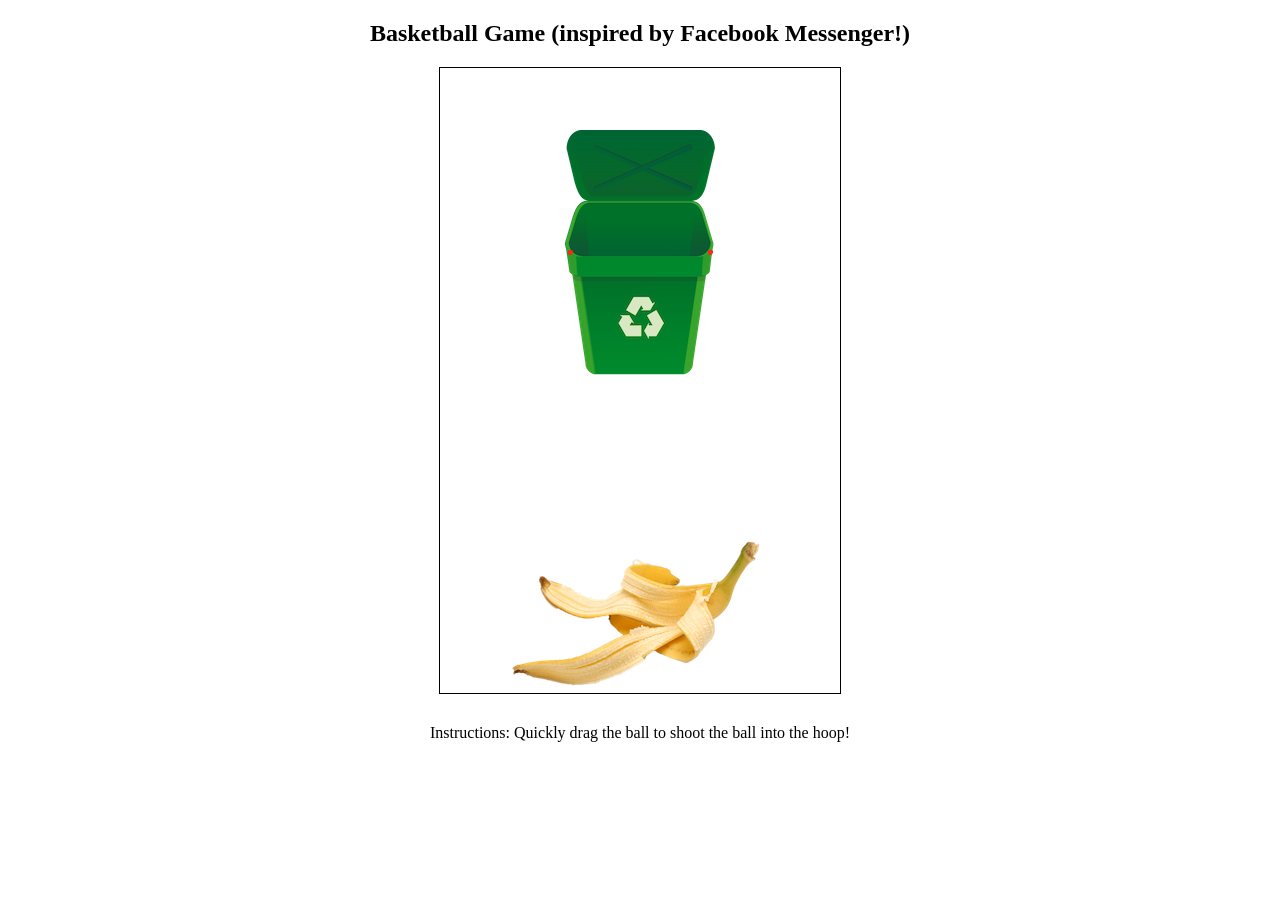
<file: ver-1/index.html>
<!doctype html>
<html lang="en">
<head>
	<meta charset="UTF-8" />
    <title>Basketball Game</title>
	<script type="text/javascript" src="static/js/phaser.min.js"></script>
	<h2>Basketball Game (inspired by Facebook Messenger!)</h2>
    <style type="text/css">
        body {
            margin: 0;
        }
				canvas {
					margin: 0 auto;
					border: thin solid black;
				}
				span {
					display: block;
					margin: 30px auto;
					width: 500px;
					text-align: center;
				}
				h2 {
					text-align: center;
				}
    </style>
</head>
<body>

<script type="text/javascript">

// NOTE: Originally 640x1000. Other possible sizes: 512x800, 400x625
var game = new Phaser.Game(400, 625, Phaser.CANVAS, '', { preload: preload, create: create, update: update });

function preload() {

    game.load.image('ball', 'static/assets/images/ball.png');
    game.load.image('hoop', 'static/assets/images/hoop.png');
		game.load.image('side rim', 'static/assets/images/side_rim.png');
		game.load.image('front rim', 'static/assets/images/front_rim.png');
		game.load.image('coke', 'static/assets/images/coke.png');
		game.load.image('banana', 'static/assets/images/banana.png');
		game.load.image('battery', 'static/assets/images/battery.png');
		game.load.image('laptop', 'static/assets/images/laptop.png');

		game.load.image('win0', 'static/assets/images/win0.png');
		game.load.image('win1', 'static/assets/images/win1.png');
		game.load.image('win2', 'static/assets/images/win2.png');
		game.load.image('win3', 'static/assets/images/win3.png');
		game.load.image('win4', 'static/assets/images/win4.png');
		game.load.image('lose0', 'static/assets/images/lose0.png');
		game.load.image('lose1', 'static/assets/images/lose1.png');
		game.load.image('lose2', 'static/assets/images/lose2.png');
		game.load.image('lose3', 'static/assets/images/lose3.png');
		game.load.image('lose4', 'static/assets/images/lose4.png');

		game.load.audio('score', 'static/assets/audio/score.wav');
		game.load.audio('backboard', 'static/assets/audio/backboard.wav');
		game.load.audio('whoosh', 'static/assets/audio/whoosh.wav');
		game.load.audio('fail', 'static/assets/audio/fail.wav');
		game.load.audio('spawn', 'static/assets/audio/spawn.wav');

}

var hoop,
 		left_rim,
 		right_rim,
 		ball,
 		front_rim,
 		current_score = 0,
 		current_score_text,
 		high_score = 0,
 		high_score_text,
 		current_best_text;

var score_sound,
		backboard,
		whoosh,
		fail,
		spawn;

var moveInTween,
		fadeInTween,
		moveOutTween,
		fadeOutTween,
		emoji,
		emojiName;

var collisionGroup;

function create() {

	game.physics.startSystem(Phaser.Physics.P2JS);

	game.physics.p2.setImpactEvents(true);

  game.physics.p2.restitution = 0.63;
  game.physics.p2.gravity.y = 0;

	collisionGroup = game.physics.p2.createCollisionGroup();

	score_sound = game.add.audio('score');
	backboard = game.add.audio('backboard');
	backboard.volume = 0.5;
	whoosh = game.add.audio('whoosh');
	fail = game.add.audio('fail');
	fail.volume = 0.1;
	spawn = game.add.audio('spawn');

	game.stage.backgroundColor = "#ffffff";

	// high_score_text = game.add.text(450, 25, 'High Score\n' + high_score, { font: 'Arial', fontSize: '32px', fill: '#000', align: 'center' });
	current_score_text = game.add.text(187, 312, '', { font: 'Arial', fontSize: '40px', fill: '#000', align: 'center' }); // 300, 500
	current_best_text = game.add.text(143, 281, '', { font: 'Arial', fontSize: '20px', fill: '#000', align: 'center' });// 230, 450
	current_best_score_text = game.add.text(187, 312, '', { font: 'Arial', fontSize: '40px', fill: '#00e6e6', align: 'center' }); // 300, 500

	hoop = game.add.sprite(125, 62, 'hoop'); // 141, 100
	left_rim = game.add.sprite(130, 184, 'side rim'); // 241, 296
	right_rim = game.add.sprite(270, 184, 'side rim'); // 398, 296

	game.physics.p2.enable([ left_rim, right_rim], false);

	left_rim.body.setCircle(2.5);
	left_rim.body.static = true;
	left_rim.body.setCollisionGroup(collisionGroup);
	left_rim.body.collides([collisionGroup]);

	right_rim.body.setCircle(2.5);
	right_rim.body.static = true;
	right_rim.body.setCollisionGroup(collisionGroup);
	right_rim.body.collides([collisionGroup]);

	createBall();

	cursors = game.input.keyboard.createCursorKeys();

	game.input.onDown.add(click, this);
	game.input.onUp.add(release, this);


	var instructions = document.createElement("span");
	instructions.innerHTML = "Instructions: Quickly drag the ball to shoot the ball into the hoop!";
	document.body.appendChild(instructions);
}

function update() {

	if (ball && ball.body.velocity.y > 0) {
		front_rim = game.add.sprite(130, 182, 'front rim');
		ball.body.collides([collisionGroup], hitRim, this);
	}

	if (ball && ball.body.velocity.y > 0 && ball.body.y > 188 && !ball.isBelowHoop) {
		ball.isBelowHoop = true;

		ball.body.collideWorldBounds = false;
		var rand = Math.floor(Math.random() * 5);
		if (ball.body.x > 151 && ball.body.x < 249) {
			emojiName = "win" + rand;
			current_score += 1;
			current_score_text.text = current_score;
			score_sound.play();
		} else {
			emojiName = "lose" + rand;
			fail.play();
			if (current_score > high_score) {
				high_score = current_score;
			// 	high_score_text.text = 'High Score\n' + high_score;
			}
			current_score = 0;
			current_score_text.text = '';
			current_best_text.text = 'Current Best';
			current_best_score_text.text = high_score;
		}
		emoji = game.add.sprite(180, 100, emojiName);
		emoji.scale.setTo(0.25, 0.25);
		moveInTween = game.add.tween(emoji).from( { y: 150 }, 500, Phaser.Easing.Elastic.Out, true);
		fadeInTween = game.add.tween(emoji).from( { alpha: 0 }, 200, Phaser.Easing.Linear.None, true, 0, 0, false);
		moveInTween.onComplete.add(tweenOut, this);
		game.physics.p2.gravity.y = 0;
		ball.kill();
		createBall();
	}

	if (ball && ball.body.y > 1200) {
		game.physics.p2.gravity.y = 0;
		ball.kill();
		createBall();
	}

}

function tweenOut() {
	moveOutTween = game.add.tween(emoji).to( { y: 50 }, 600, Phaser.Easing.Elastic.In, true);
	moveOutTween.onComplete.add(function() { emoji.kill(); }, this);
	setTimeout(function () {
		fadeOutTween = game.add.tween(emoji).to( { alpha: 0 }, 300, Phaser.Easing.Linear.None, true, 0, 0, false);
	}, 450);
}

function hitRim() {

	backboard.play();

}

function createBall() {
	var items = ['ball', 'banana', 'coke','battery','laptop'];
	var chosen_item = items[Math.floor(Math.random() * items.length)];

	var xpos;
	if (current_score === 0) {
		xpos = 200;
	} else {
		xpos = 200;
		//xpos = 60 + Math.random() * 280;
	}
	spawn.play();
	ball = game.add.sprite(xpos, 547, chosen_item);
	game.add.tween(ball.scale).from({x : 0.7, y : 0.7}, 100, Phaser.Easing.Linear.None, true, 0, 0, false);
	game.physics.p2.enable(ball, false);
	ball.body.setCircle(60); // NOTE: Goes from 60 to 36
	ball.launched = false;
	ball.isBelowHoop = false;

}


var location_interval;
var isDown = false;
var start_location;
var end_location;

function click(pointer) {

	var bodies = game.physics.p2.hitTest(pointer.position, [ ball.body ]);
	if (bodies.length) {
		start_location = [pointer.x, pointer.y];
		isDown = true;
		location_interval = setInterval(function () {
			start_location = [pointer.x, pointer.y];
		}.bind(this), 200);
	}

}

function release(pointer) {

	if (isDown) {
		window.clearInterval(location_interval);
		isDown = false;
		end_location = [pointer.x, pointer.y];

		if (end_location[1] < start_location[1]) {
			var slope = [end_location[0] - start_location[0], end_location[1] - start_location[1]];
			var x_traj = -2300 * slope[0] / slope[1];
			launch(x_traj);
		}
	}

}

function launch(x_traj) {

	if (ball.launched === false) {
		ball.body.setCircle(36);
		ball.body.setCollisionGroup(collisionGroup);
		current_best_text.text = '';
		current_best_score_text.text = '';
		ball.launched = true;
		game.physics.p2.gravity.y = 3000;
		game.add.tween(ball.scale).to({x : 0.6, y : 0.6}, 500, Phaser.Easing.Linear.None, true, 0, 0, false);
		ball.body.velocity.x = x_traj;
		ball.body.velocity.y = -1750;
		ball.body.rotateRight(x_traj / 3);
		whoosh.play();
	}

}

</script>

</body>
</html>
</file>
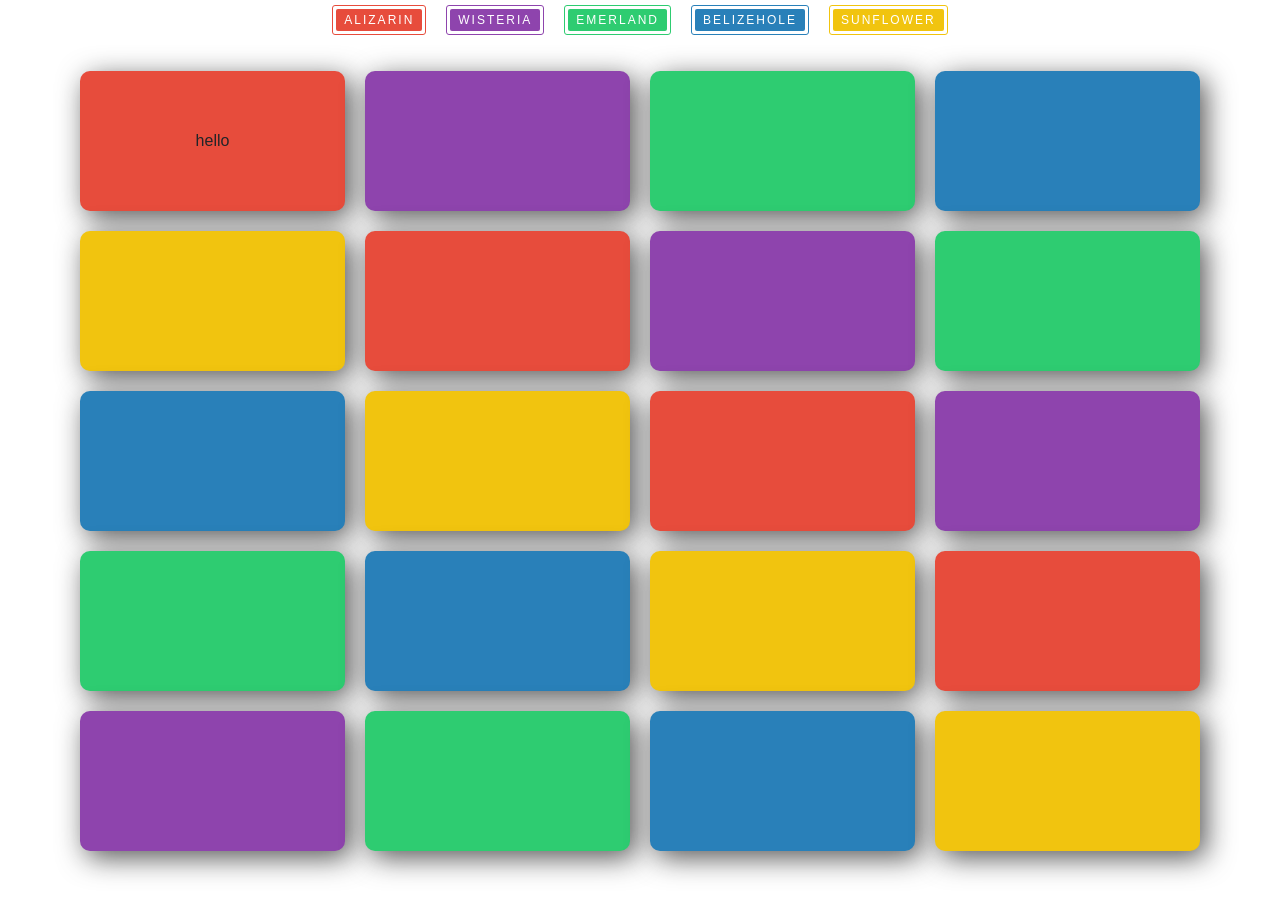
<file: portfolio.html>
<!DOCTYPE html>
<html lang="en" >
<head>
  <meta charset="UTF-8">
  <title>Content filter - pure css - #05</title>
  <link rel='stylesheet' href='https://cdnjs.cloudflare.com/ajax/libs/twitter-bootstrap/4.1.3/css/bootstrap.min.css'>
<link rel="stylesheet" href="./css/style-2.css">
</head>
<body>
<!-- partial:index.partial.html -->
<body>
<div class="section">
		<div class="container">
			<div class="row justify-content-center">
          <input class="checkbox-alizarin" type="checkbox" id="color-1"  checked="checked"/>
          <label for="color-1">alizarin</label>
          <input class="checkbox-wisteria" type="checkbox" id="color-2"  checked="checked"/>
          <label for="color-2">wisteria</label>
          <input class="checkbox-emerland" type="checkbox" id="color-3"  checked="checked"/>
          <label for="color-3">emerland</label>
          <input class="checkbox-belizehole" type="checkbox" id="color-4"  checked="checked"/>
          <label for="color-4">belizehole</label>
          <input class="checkbox-sunflower" type="checkbox" id="color-5"  checked="checked"/>
          <label for="color-5">sunflower</label>
			    <div class="section p-0 pt-2"></div>
			    <div class="col box alizarin" id="webpage">hello</div>
			    <div class="col box wisteria"></div>
			    <div class="col box emerland"></div>
			    <div class="col box belizehole"></div>
			    <div class="col box sunflower"></div>
			    <div class="col box alizarin"></div>
			    <div class="col box wisteria"></div>
			    <div class="col box emerland"></div>
			    <div class="col box belizehole"></div>
			    <div class="col box sunflower"></div>
			    <div class="col box alizarin"></div>
			    <div class="col box wisteria"></div>
			    <div class="col box emerland"></div>
			    <div class="col box belizehole"></div>
			    <div class="col box sunflower"></div>
			    <div class="col box alizarin"></div>
			    <div class="col box wisteria"></div>
			    <div class="col box emerland"></div>
			    <div class="col box belizehole"></div>
			    <div class="col box sunflower"></div>
      </div>
    </div>
</div>

<!-- Link to page
================================================== -->
</body>
<!-- partial -->
  <script src='https://cdnjs.cloudflare.com/ajax/libs/jquery/3.3.1/jquery.min.js'></script>
<script  src="./js/script-2.js"></script>

</body>
</html>
</file>
<file: css/style-2.css>
/* Please ❤ this if you like it! */


@import url('https://fonts.googleapis.com/css?family=Poppins:400,500,600,700,800,900');


a {
	cursor: pointer;
}
a:hover {
	text-decoration: none;
}

.section{
  position: relative;
  width: 100%;
  display: block;
  padding: 5px 0;
	z-index:100;
}
[type="checkbox"]:checked,
[type="checkbox"]:not(:checked){
  position: absolute;
  left: -9999px;
}
[type="checkbox"]:checked + label,
[type="checkbox"]:not(:checked) + label{
  position: relative;
  padding-left: 12px;
  padding-right: 12px;
  cursor: pointer;
  line-height: 30px;
  font-size: 12px;
  text-transform: uppercase;
  letter-spacing: 2px;
  font-weight: 400;
  color: #fff;
  margin-right: 10px;
  margin-left: 10px;
  -webkit-transition: all 0.2s ease;
  transition: all 0.2s ease;
}
[type="checkbox"]:checked:hover + label:before,
[type="checkbox"]:not(:checked):hover + label:before,
[type="checkbox"]:checked:hover + label:after,
[type="checkbox"]:not(:checked):hover + label:after{
  opacity: 0.7;
}
[type="checkbox"]:checked + label:before,
[type="checkbox"]:not(:checked) + label:before{
  content: '';
  position: absolute;
  left: 0;
  top: 0;
  width: 100%;
  height: 30px;
  border-radius: 3px;
  background-color: transparent;
  z-index: -1;
  -webkit-transition: all 0.2s ease;
  transition: all 0.2s ease;
}
[type="checkbox"]:checked + label:after,
[type="checkbox"]:not(:checked) + label:after{
  content: '';
  width: calc(100% - 8px);
  border-radius: 2px;
  height: 22px;
  background-color: #e74c3c;
  position: absolute;
  top: 4px;
  left: 4px;
  z-index: -1;
  -webkit-transition: all 0.2s ease;
  transition: all 0.2s ease;
}
[type="checkbox"]:not(:checked) + label:after{
  opacity: 0;
  -webkit-transform: scale(0);
  transform: scale(0);
}
[type="checkbox"]:checked + label:after{
  opacity: 1;
  -webkit-transform: scale(1);
  transform: scale(1);
}

/* #Colors
================================================== */

.checkbox-alizarin:checked + label:before,
.checkbox-alizarin:not(:checked) + label:before{
  border: 1px solid #e74c3c;
}
.checkbox-alizarin:checked + label:after,
.checkbox-alizarin:not(:checked) + label:after{
  background-color: #e74c3c;
}

.checkbox-wisteria:checked + label:before,
.checkbox-wisteria:not(:checked) + label:before{
  border: 1px solid #8e44ad;
}
.checkbox-wisteria:checked + label:after,
.checkbox-wisteria:not(:checked) + label:after{
  background-color: #8e44ad;
}

.checkbox-emerland:checked + label:before,
.checkbox-emerland:not(:checked) + label:before{
  border: 1px solid #2ecc71;
}
.checkbox-emerland:checked + label:after,
.checkbox-emerland:not(:checked) + label:after{
  background-color: #2ecc71;
}

.checkbox-belizehole:checked + label:before,
.checkbox-belizehole:not(:checked) + label:before{
  border: 1px solid #2980b9;
}
.checkbox-belizehole:checked + label:after,
.checkbox-belizehole:not(:checked) + label:after{
  background-color: #2980b9;
}

.checkbox-sunflower:checked + label:before,
.checkbox-sunflower:not(:checked) + label:before{
  border: 1px solid #f1c40f;
}
.checkbox-sunflower:checked + label:after,
.checkbox-sunflower:not(:checked) + label:after{
  background-color: #f1c40f;
}

.checkbox-vis:checked + label:before,
.checkbox-vis:not(:checked) + label:before{
  border: 1px solid #48dbfb;
}
.checkbox-vis:checked + label:after,
.checkbox-vis:not(:checked) + label:after{
  background-color: #48dbfb;
}

.checkbox-ex:checked + label:before,
.checkbox-ex:not(:checked) + label:before{
  border: 1px solid #e67e22;
}
.checkbox-ex:checked + label:after,
.checkbox-ex:not(:checked) + label:after{
  background-color: #e67e22;
}

.checkbox-pp:checked + label:before,
.checkbox-pp:not(:checked) + label:before{
  border: 1px solid #f368e0;
}
.checkbox-pp:checked + label:after,
.checkbox-pp:not(:checked) + label:after{
  background-color: #f368e0;
}






.box{
  border-radius: 10px;
  box-shadow: 6px 7px 28px 0 rgba(16, 16, 16, 0.7);
  -webkit-transition: all 0.3s ease;
  transition: all 0.3s ease;
}
.box.alizarin{
  background-color: #e74c3c;
}
.box.wisteria{
  background-color: #8e44ad;
}
.box.emerland{
  background-color: #2ecc71;
}
.box.belizehole{
  background-color: #2980b9;
}
.box.sunflower{
  background-color: #f1c40f;
}
.box.vis{
  background-color: #48dbfb;
}
.box.pp{
  background-color: #f368e0;
}
.box.ex{
  background-color: #e67e22;
}





.box.alizarin,
.box.wisteria,
.box.emerland,
.box.belizehole,
.box.sunflower,
.box.ex,
.box.pp,
.box.vis{
  opacity: 0;
  min-height: 0;
  max-width: 0;
  min-width: 0;
  margin: 30px;
  margin: 0;
  visibility: hidden;
  -webkit-transition: all 0.3s ease;
  transition: all 0.3s ease;

}
.checkbox-alizarin:checked ~ .box.alizarin,
.checkbox-wisteria:checked ~ .box.wisteria,
.checkbox-emerland:checked ~ .box.emerland,
.checkbox-belizehole:checked ~ .box.belizehole,
.checkbox-sunflower:checked ~ .box.sunflower,
.checkbox-vis:checked ~ .box.vis,
.checkbox-pp:checked ~ .box.pp,
.checkbox-ex:checked ~ .box.ex{
  opacity: 1;
  min-height: 140px;
  max-width: 100%;
  min-width: calc(25% - 20px);
  padding: 0 10px;
  margin-left: 10px;
  margin-right: 10px;
  margin-top: 20px;
  visibility: visible;
  -webkit-transition: all 0.3s ease;
  transition: all 0.3s ease;
}
@media (max-width: 1199px) {
  .checkbox-alizarin:checked ~ .box.alizarin,
  .checkbox-wisteria:checked ~ .box.wisteria,
  .checkbox-emerland:checked ~ .box.emerland,
  .checkbox-belizehole:checked ~ .box.belizehole,
  .checkbox-sunflower:checked ~ .box.sunflower,
	.checkbox-vis:checked ~ .box.vis,
	.checkbox-pp:checked ~ .box.pp,
	.checkbox-ex:checked ~ .box.ex{
    min-width: calc(33.333333333333% - 20px);
  }
}
@media (max-width: 991px) {
  .checkbox-alizarin:checked ~ .box.alizarin,
  .checkbox-wisteria:checked ~ .box.wisteria,
  .checkbox-emerland:checked ~ .box.emerland,
  .checkbox-belizehole:checked ~ .box.belizehole,
  .checkbox-sunflower:checked ~ .box.sunflower,
	.checkbox-vis:checked ~ .box.vis,
	.checkbox-pp:checked ~ .box.pp,
	.checkbox-ex:checked ~ .box.ex{
    min-width: calc(50% - 20px);
  }
}
@media (max-width: 575px) {
  .checkbox-alizarin:checked ~ .box.alizarin,
  .checkbox-wisteria:checked ~ .box.wisteria,
  .checkbox-emerland:checked ~ .box.emerland,
  .checkbox-belizehole:checked ~ .box.belizehole,
  .checkbox-sunflower:checked ~ .box.sunflower,
	.checkbox-vis:checked ~ .box.vis,
	.checkbox-pp:checked ~ .box.pp,
	.checkbox-ex:checked ~ .box.ex{
    min-width: calc(100% - 20px);
  }
}

/* #Link to page
================================================== */

.link-to-portfolio {
	  position: fixed;
    top: 30px;
    right: 30px;
    z-index: 200;
    cursor: pointer;
    width: 40px;
    height: 40px;
    text-align: center;
    border-radius: 3px;
    background-position: center center;
    background-size: cover;
    background-image: url('https://ivang-design.com/ig-logo.jpg');
    box-shadow: 0 0 0 2px rgba(255,255,255,.1);
    transition: opacity .2s, border-radius .2s, box-shadow .2s;
    transition-timing-function: ease-out;
}
.link-to-portfolio:hover {
    opacity: 0.8;
    border-radius: 50%;
    box-shadow: 0 0 0 20px rgba(255,255,255,.1);
}

.box {
    display: flex;
    justify-content: center;
    align-items: center;
    overflow: hidden
}
.box img {
    flex-shrink: 0;
    width: 100%;
    height: 100%;
		border-radius: 20px;
		padding-top:10px;
		padding-bottom:10px;
}


/* How To Use */

.how-container {
  width: 100%;
  height: 21vw;
}

.left-container {
  float: left;
  height: 21vw;
  width: 26%;
}
.left-container img {
    flex-shrink: 0;
    width: 100%;
    height: 100%;
		border-radius: 20px;
		padding:10px;

}

.right-container {
  display: flex;
  align-items: center;
  height: 21vw;
  background: none;
  width: 70%;
  float: left;
	text-align: justify;
}

.left-content {
  width: 100%;
  height: 21vw;
	text-align: justify;
}

.right-content {
  width: 100%;
	padding: 10px;
	text-align: left;
}


@media screen and (max-width: 999px) {
  .how-container {display: block; width: 100%; height: auto; text-align: center; margin: 0 auto 60px auto;}
  .left-container  {display: block; width: 100%; height: auto; float: none; text-align: center; margin: 15px auto 0px auto;}
  .right-container {display: block; width: 100%; height: auto; float: none; text-align: center; margin: 15px auto 0px auto;}
  .left-content {display: block; width: 100%; height: auto; float: none; text-align: center; margin: 15px auto 0px auto;}
  .right-content {display: block; width: 100%; height: auto; float: none; text-align: center; margin: 15px auto 0px auto; max-width: 90%;}
}


@charset "UTF-8";

.svg-inline--fa {
  vertical-align: -0.200em;
}

.rounded-social-buttons {
  text-align: center;
}

.rounded-social-buttons .social-button {
  display: inline-block;
  position: relative;
  cursor: pointer;
  width: 3.125rem;
  height: 3.125rem;
  border: 0.125rem solid transparent;
  padding: 0;

  text-decoration: none;
  text-align: center;
  color: #fefefe;
  font-size: 1.38rem;
  font-weight: normal;
  line-height: 2em;
  border-radius: 1.6875rem;
  transition: all 0.5s ease;
  margin-right: 0.25rem;
  margin-bottom: 0.25rem;
}

.rounded-social-buttons .social-button:hover, .rounded-social-buttons .social-button:focus {
  -webkit-transform: rotate(360deg);
      -ms-transform: rotate(360deg);
          transform: rotate(360deg);
}

.rounded-social-buttons .fa-github, .fa-envelope-open-f, .fa-linkedin, .fa-youtube, .fa-download {
  font-size: 25px;
}

.rounded-social-buttons .social-button.envelope-open {
  background: #3b5998;
}

.rounded-social-buttons .social-button.envelope-open:hover, .rounded-social-buttons .social-button.envelope-open:focus {
  color: #3b5998;
  background: #fefefe;
  border-color: #3b5998;
}

.rounded-social-buttons .social-button.github {
  background: #000;
}

.rounded-social-buttons .social-button.github:hover, .rounded-social-buttons .social-button.github:focus {
  color: #55acee;
  background: #fefefe;
  border-color: #55acee;
}

.rounded-social-buttons .social-button.linkedin {
  background: #007bb5;
}

.rounded-social-buttons .social-button.linkedin:hover, .rounded-social-buttons .social-button.linkedin:focus {
  color: #007bb5;
  background: #fefefe;
  border-color: #007bb5;
}

.rounded-social-buttons .social-button.youtube {
  background: #bb0000;
}

.rounded-social-buttons .social-button.youtube:hover, .rounded-social-buttons .social-button.youtube:focus {
  color: #bb0000;
  background: #fefefe;
  border-color: #bb0000;
}

.rounded-social-buttons .social-button.download {
  background: #125688;
}

.rounded-social-buttons .social-button.download:hover, .rounded-social-buttons .social-button.download:focus {
  color: #125688;
  background: #fefefe;
  border-color: #125688;
}
</file>
